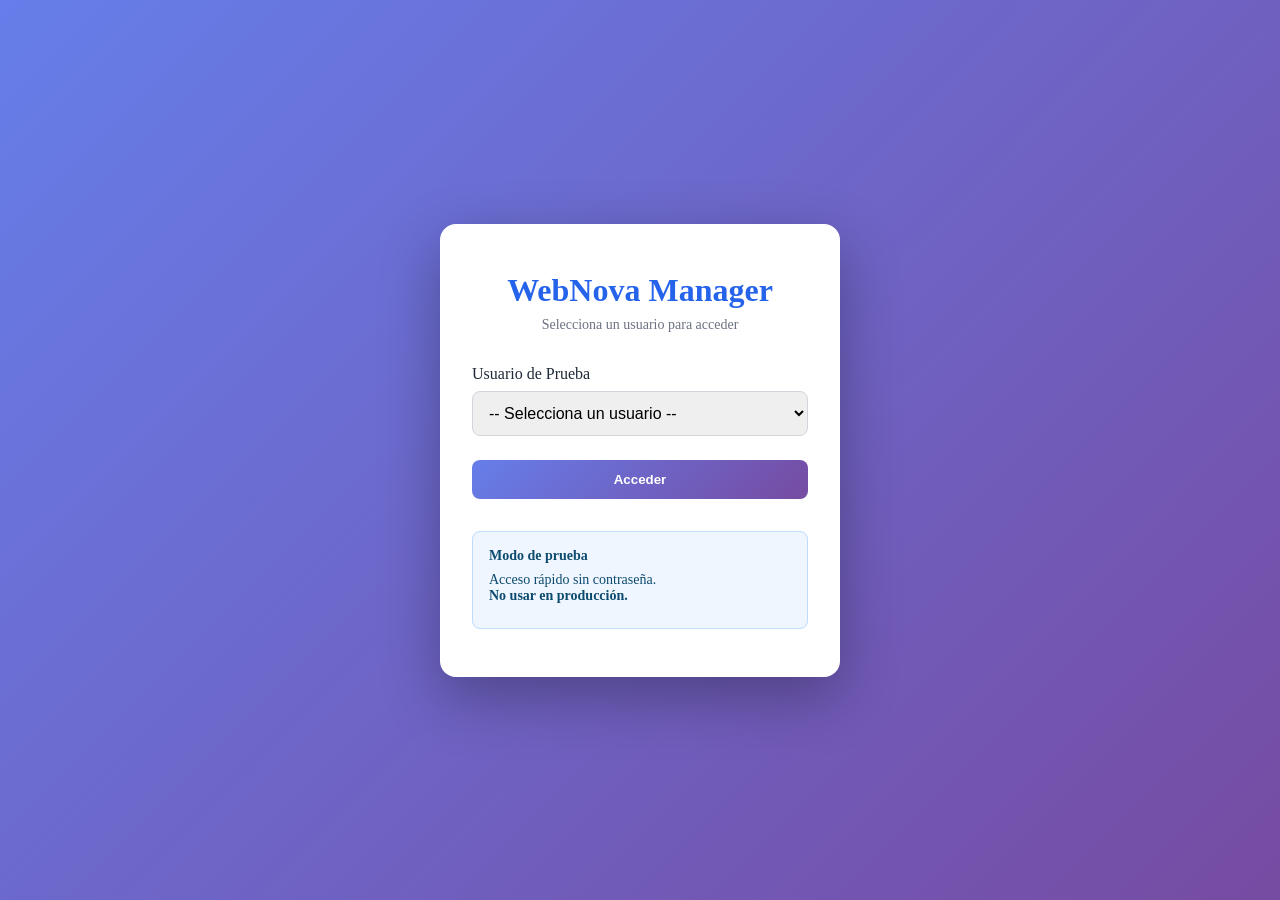
<file: admin/index.html>
<!DOCTYPE html>
<html>
<head>
  <meta charset="UTF-8">
  <meta http-equiv="refresh" content="0; url=quick-login.html">
  <title>Redirigiendo...</title>
</head>
<body>
  Redirigiendo a acceso rápido...
</body>
</html>
</file>
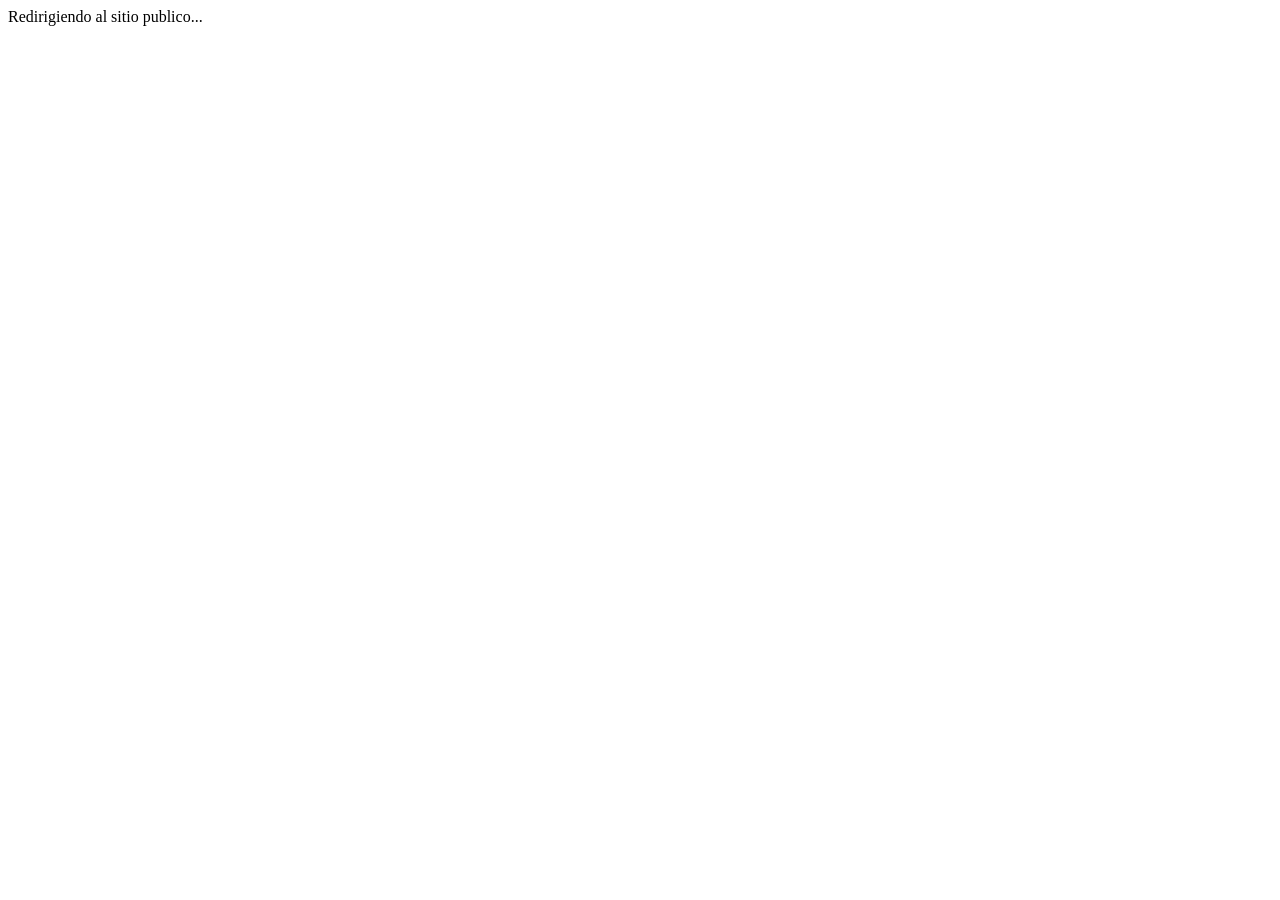
<file: public/index.html>
<!DOCTYPE html>
<html lang="es">
<head>
  <meta charset="UTF-8">
  <meta http-equiv="refresh" content="0; url=index.php">
  <title>WebNova Manager</title>
</head>
<body>
  Redirigiendo al sitio publico...
</body>
</html>
</file>
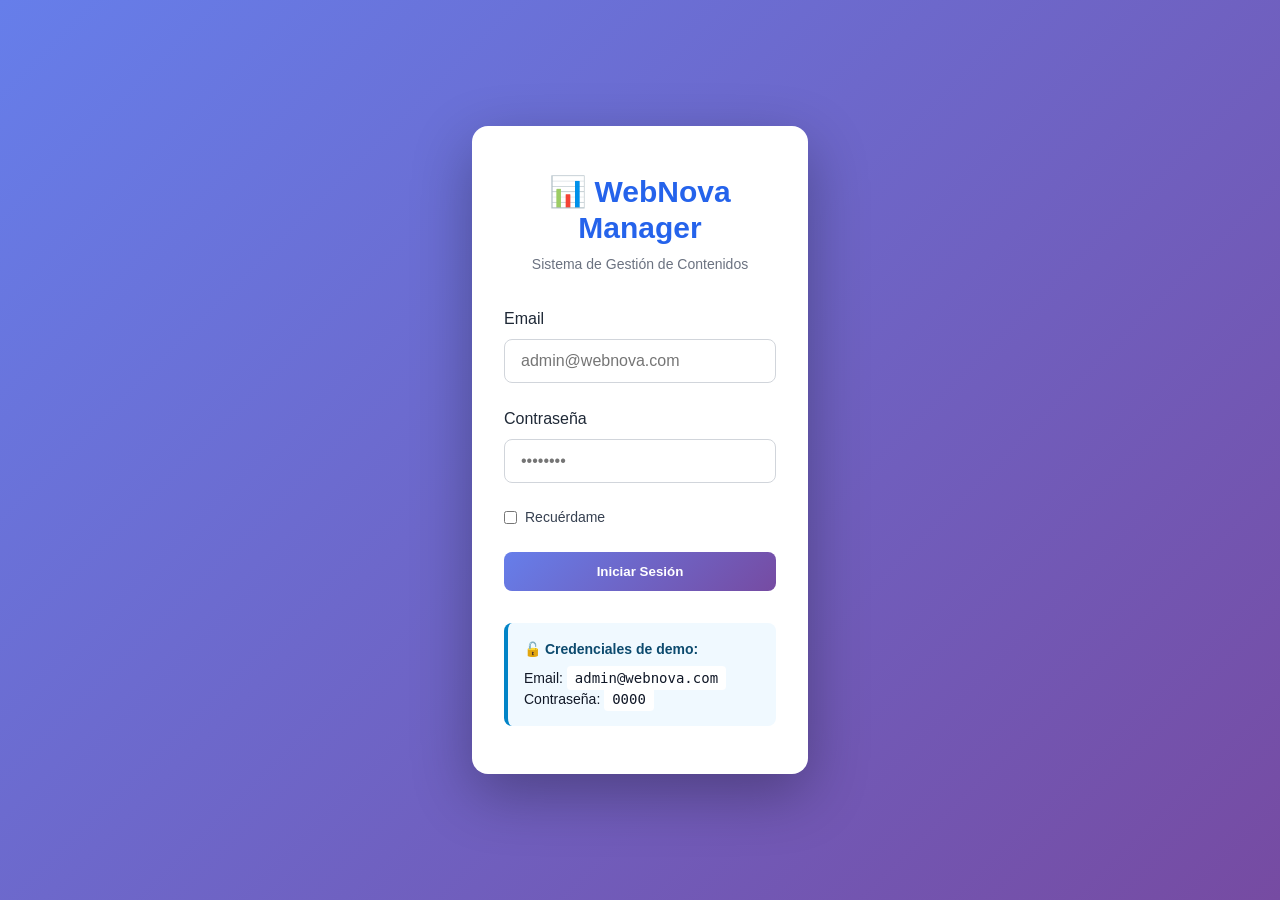
<file: WebnovaManager/admin/index.html>
<!DOCTYPE html>
<html lang="es">
<head>
  <meta charset="UTF-8">
  <meta name="viewport" content="width=device-width, initial-scale=1.0">
  <title>WebNova Manager - Admin Login</title>
  <link rel="stylesheet" href="../assets/css/styles.css">
  <style>
    body {
      display: flex;
      justify-content: center;
      align-items: center;
      min-height: 100vh;
      background: linear-gradient(135deg, #667eea 0%, #764ba2 100%);
    }
    
    .login-container {
      width: 100%;
      max-width: 400px;
      padding: 2rem;
    }
    
    .login-card {
      background: white;
      padding: 3rem 2rem;
      border-radius: 1rem;
      box-shadow: 0 20px 60px rgba(0, 0, 0, 0.3);
    }
    
    .login-header {
      text-align: center;
      margin-bottom: 2rem;
    }
    
    .login-header h1 {
      color: #2563eb;
      margin-bottom: 0.5rem;
    }
    
    .login-header p {
      color: #6b7280;
      font-size: 0.875rem;
    }
    
    .form-group {
      margin-bottom: 1.5rem;
    }
    
    .form-group label {
      display: block;
      margin-bottom: 0.5rem;
      font-weight: 500;
      color: #1f2937;
    }
    
    .form-group input {
      width: 100%;
      padding: 0.75rem 1rem;
      border: 1px solid #d1d5db;
      border-radius: 0.5rem;
      font-size: 1rem;
      transition: all 250ms;
    }
    
    .form-group input:focus {
      outline: none;
      border-color: #2563eb;
      box-shadow: 0 0 0 3px rgba(37, 99, 235, 0.1);
    }
    
    .remember-me {
      display: flex;
      align-items: center;
      gap: 0.5rem;
      margin-bottom: 1.5rem;
      font-size: 0.875rem;
    }
    
    .remember-me input {
      width: auto;
      cursor: pointer;
    }
    
    .btn-login {
      width: 100%;
      padding: 0.75rem;
      background: linear-gradient(135deg, #667eea 0%, #764ba2 100%);
      color: white;
      border: none;
      border-radius: 0.5rem;
      font-weight: 600;
      cursor: pointer;
      transition: all 250ms;
    }
    
    .btn-login:hover {
      transform: translateY(-2px);
      box-shadow: 0 10px 20px rgba(0, 0, 0, 0.2);
    }
    
    .alert {
      margin-bottom: 1.5rem;
    }
    
    .demo-info {
      margin-top: 2rem;
      padding: 1rem;
      background: #f0f9ff;
      border-left: 4px solid #0284c7;
      border-radius: 0.5rem;
      font-size: 0.875rem;
    }
    
    .demo-info strong {
      display: block;
      margin-bottom: 0.5rem;
      color: #0c4a6e;
    }
    
    .demo-info code {
      background: white;
      padding: 0.25rem 0.5rem;
      border-radius: 0.25rem;
      font-family: monospace;
    }
  </style>
</head>
<body>
  <div class="login-container">
    <div class="login-card">
      <div class="login-header">
        <h1>📊 WebNova Manager</h1>
        <p>Sistema de Gestión de Contenidos</p>
      </div>
      
      <div id="alert"></div>
      
      <form id="loginForm" method="POST" action="../auth/login.php">
        <div class="form-group">
          <label for="email">Email</label>
          <input
            type="email"
            id="email"
            name="email"
            placeholder="admin@webnova.com"
            required
          >
        </div>

        <div class="form-group">
          <label for="password">Contraseña</label>
          <input
            type="password"
            id="password"
            name="password"
            placeholder="••••••••"
            required
          >
        </div>

        <div class="remember-me">
          <input type="checkbox" id="remember" name="remember">
          <label for="remember" style="margin: 0;">Recuérdame</label>
        </div>

        <button type="submit" class="btn-login">Iniciar Sesión</button>
      </form>
      
      <div class="demo-info">
        <strong>🔓 Credenciales de demo:</strong>
        Email: <code>admin@webnova.com</code><br>
        Contraseña: <code>0000</code>
      </div>
    </div>
  </div>
  
  <script>
    // Verificar si ya hay sesión PHP en servidor
    // Esto se hará en middleware/auth.php (próximo paso)
    // Por ahora, solo manejamos el formulario

    // Si esta página se abrió desde file://, avisar al usuario
    if (window.location.protocol === 'file:') {
      document.getElementById('alert').innerHTML = '<div class="alert alert-danger">✗ Abre esta página desde el servidor: <code>http://localhost/WebnovaManager/admin/index.html</code></div>';
    }

    // Manejar login con AJAX
    document.getElementById('loginForm').addEventListener('submit', function(e) {
      e.preventDefault(); // Evitar reload de página

      const email = document.getElementById('email').value;
      const password = document.getElementById('password').value;
      const alertDiv = document.getElementById('alert');
      const btn = document.querySelector('.btn-login');

      // Mostrar loading
      btn.disabled = true;
      btn.textContent = 'Verificando...';

      // Hacer POST a auth/login.php
      fetch('../auth/login.php', {
        method: 'POST',
        headers: {
          'Content-Type': 'application/x-www-form-urlencoded',
        },
        credentials: 'include',  // ⚠️ Importante: Incluir cookies de sesión
        body: 'email=' + encodeURIComponent(email) + '&password=' + encodeURIComponent(password)
      })
      .then(async response => {
        const text = await response.text();
        let data;

        try {
          data = JSON.parse(text);
        } catch (error) {
          throw new Error('Respuesta inesperada del servidor: ' + text);
        }

        if (data.success) {
          alertDiv.innerHTML = '<div class="alert alert-success">✓ Acceso concedido. Redirigiendo...</div>';
          setTimeout(() => {
            window.location.href = 'dashboard.php';
          }, 800);
        } else {
          alertDiv.innerHTML = '<div class="alert alert-danger">✗ ' + (data.error || 'Error al iniciar sesión') + '</div>';
          btn.disabled = false;
          btn.textContent = 'Iniciar Sesión';
          document.getElementById('password').value = '';
        }
      })
      .catch(error => {
        alertDiv.innerHTML = '<div class="alert alert-danger">✗ ' + error.message + '</div>';
        btn.disabled = false;
        btn.textContent = 'Iniciar Sesión';
        console.error('Error:', error);
      });
    });
  </script>
</body>
</html>
</file>
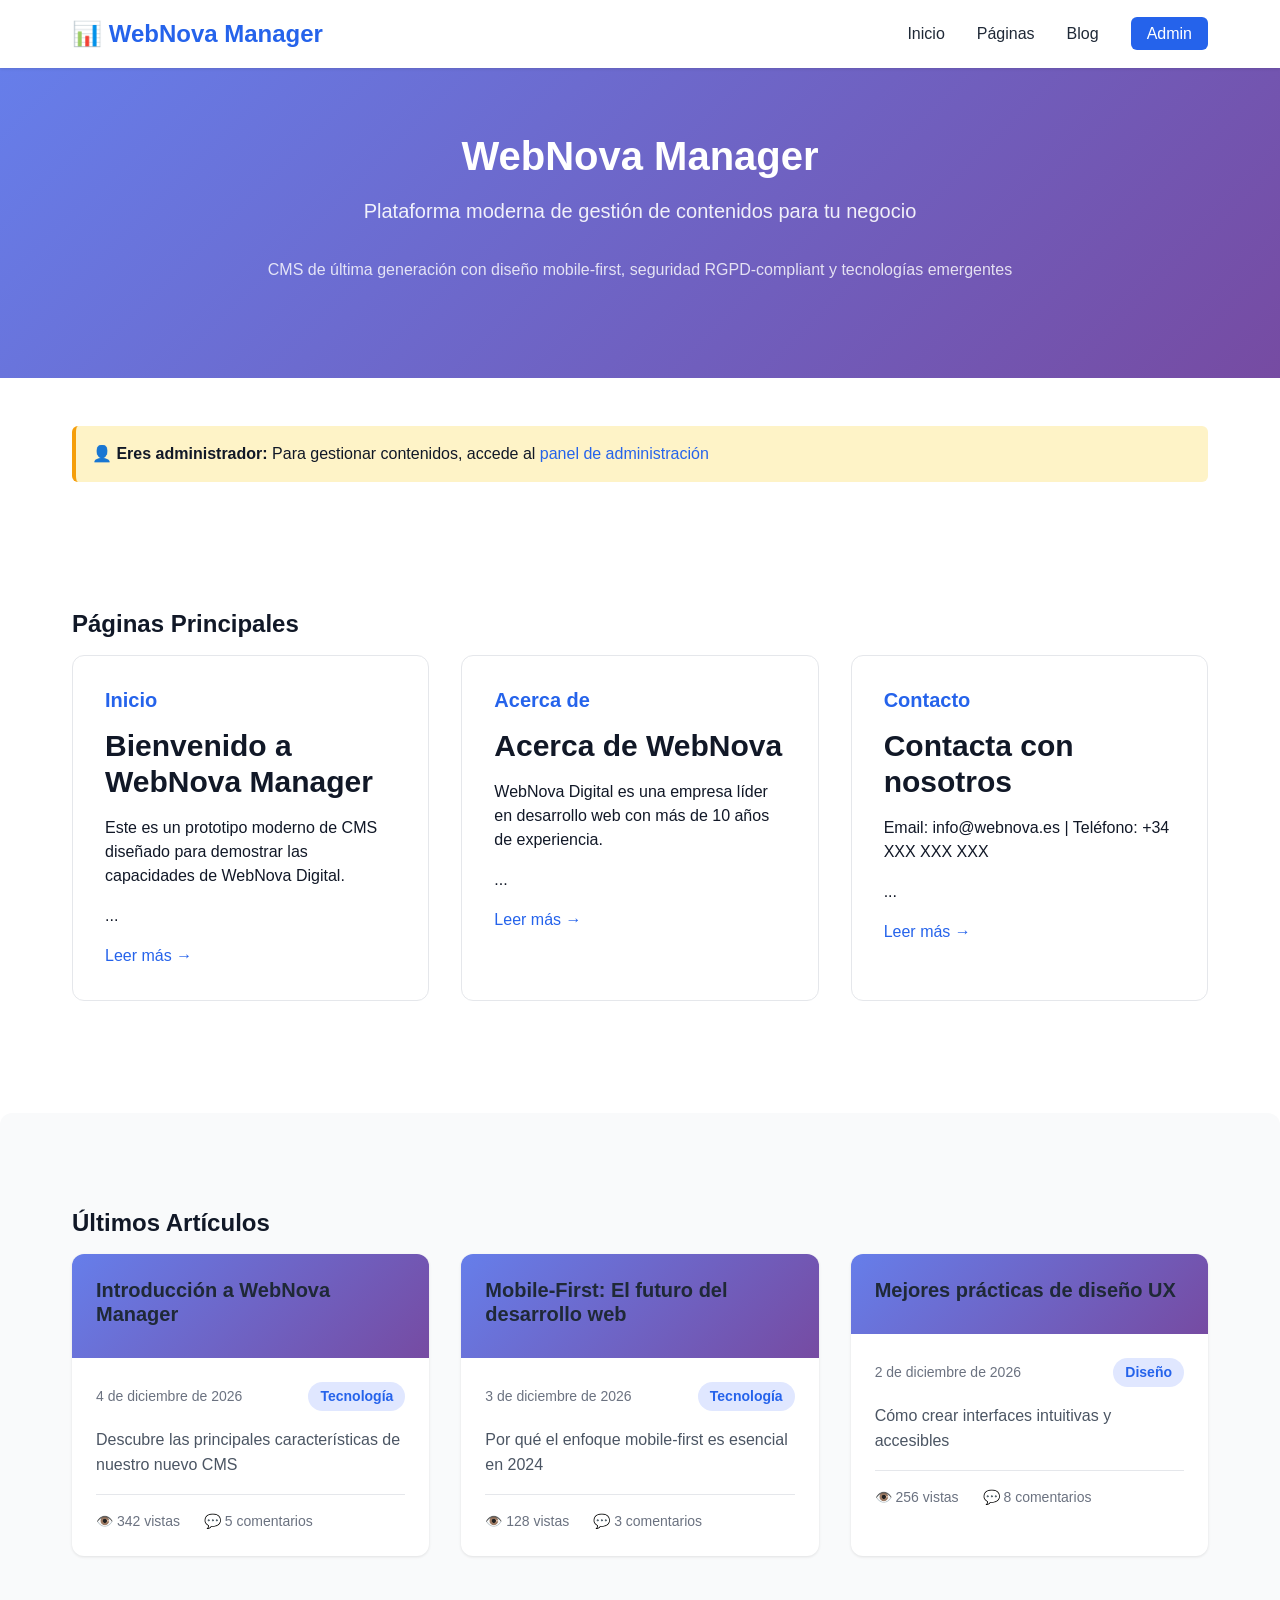
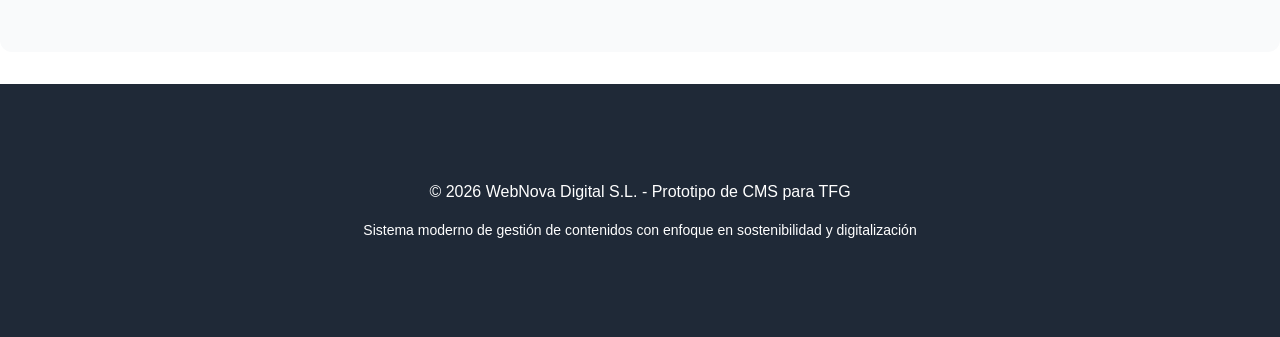
<file: WebnovaManager/public/index.html>
<!DOCTYPE html>
<html lang="es">
<head>
  <meta charset="UTF-8">
  <meta name="viewport" content="width=device-width, initial-scale=1.0">
  <meta name="description" content="WebNova Manager - Plataforma moderna de gestión de contenidos">
  <title>WebNova Manager - CMS Moderno</title>
  <link rel="stylesheet" href="../assets/css/styles.css">
  <style>
    /* Public site styles */
    body {
      background: white;
    }
    
    header {
      background: white;
      box-shadow: 0 1px 3px rgba(0, 0, 0, 0.1);
      position: sticky;
      top: 0;
      z-index: 100;
    }
    
    .navbar {
      max-width: 1200px;
      margin: 0 auto;
      padding: 1rem 2rem;
      display: flex;
      justify-content: space-between;
      align-items: center;
    }
    
    .logo {
      font-size: 1.5rem;
      font-weight: 700;
      color: #2563eb;
      text-decoration: none;
    }
    
    .nav-menu {
      display: flex;
      gap: 2rem;
      list-style: none;
      margin: 0;
      padding: 0;
    }
    
    .nav-menu a {
      color: #1f2937;
      text-decoration: none;
      font-weight: 500;
      transition: color 250ms;
    }
    
    .nav-menu a:hover {
      color: #2563eb;
    }
    
    .admin-link {
      background: #2563eb;
      color: white !important;
      padding: 0.5rem 1rem;
      border-radius: 0.375rem;
    }
    
    .hero {
      background: linear-gradient(135deg, #667eea 0%, #764ba2 100%);
      color: white;
      padding: 4rem 2rem;
      text-align: center;
    }
    
    .hero h1 {
      font-size: 2.5rem;
      margin-bottom: 1rem;
      color: white;
    }
    
    .hero p {
      font-size: 1.25rem;
      margin-bottom: 2rem;
      color: rgba(255, 255, 255, 0.9);
    }
    
    .container {
      max-width: 1200px;
      margin: 0 auto;
      padding: 3rem 2rem;
    }
    
    .pages-grid {
      display: grid;
      grid-template-columns: repeat(auto-fit, minmax(300px, 1fr));
      gap: 2rem;
      margin-bottom: 4rem;
    }
    
    .page-card {
      background: white;
      border: 1px solid #e5e7eb;
      border-radius: 0.75rem;
      padding: 2rem;
      transition: all 250ms;
      cursor: pointer;
    }
    
    .page-card:hover {
      box-shadow: 0 10px 25px rgba(0, 0, 0, 0.1);
      transform: translateY(-4px);
    }
    
    .page-card h3 {
      margin-top: 0;
      color: #2563eb;
    }
    
    .page-card a {
      color: #2563eb;
      text-decoration: none;
      font-weight: 500;
    }
    
    .page-card a:hover {
      text-decoration: underline;
    }
    
    .blog-section {
      background: #f9fafb;
      padding: 3rem 2rem;
      margin-bottom: 2rem;
      border-radius: 0.75rem;
    }
    
    .blog-grid {
      display: grid;
      grid-template-columns: repeat(auto-fit, minmax(350px, 1fr));
      gap: 2rem;
    }
    
    .post-card {
      background: white;
      border-radius: 0.75rem;
      overflow: hidden;
      box-shadow: 0 1px 3px rgba(0, 0, 0, 0.1);
      transition: all 250ms;
    }
    
    .post-card:hover {
      box-shadow: 0 10px 25px rgba(0, 0, 0, 0.1);
      transform: translateY(-4px);
    }
    
    .post-header {
      background: linear-gradient(135deg, #667eea 0%, #764ba2 100%);
      color: white;
      padding: 1.5rem;
      min-height: 80px;
      display: flex;
      align-items: flex-end;
    }
    
    .post-body {
      padding: 1.5rem;
    }
    
    .post-title {
      margin: 0 0 0.5rem 0;
      font-size: 1.25rem;
      color: #1f2937;
    }
    
    .post-meta {
      display: flex;
      justify-content: space-between;
      align-items: center;
      margin-bottom: 1rem;
      font-size: 0.875rem;
      color: #6b7280;
    }
    
    .post-category {
      display: inline-block;
      background: #e0e7ff;
      color: #2563eb;
      padding: 0.25rem 0.75rem;
      border-radius: 9999px;
      font-weight: 600;
    }
    
    .post-excerpt {
      color: #4b5563;
      line-height: 1.6;
      margin-bottom: 1rem;
    }
    
    .post-stats {
      display: flex;
      gap: 1.5rem;
      font-size: 0.875rem;
      color: #6b7280;
      padding-top: 1rem;
      border-top: 1px solid #e5e7eb;
    }
    
    footer {
      background: #1f2937;
      color: white;
      padding: 3rem 2rem;
      text-align: center;
    }
    
    footer p {
      margin: 0;
    }
    
    .admin-notice {
      background: #fef3c7;
      border-left: 4px solid #f59e0b;
      padding: 1rem;
      margin-bottom: 2rem;
      border-radius: 0.375rem;
    }
    
    @media (max-width: 768px) {
      .navbar {
        flex-direction: column;
        gap: 1rem;
      }
      
      .nav-menu {
        flex-direction: column;
        gap: 1rem;
        text-align: center;
      }
      
      .hero h1 {
        font-size: 1.75rem;
      }
      
      .hero p {
        font-size: 1rem;
      }
    }
  </style>
</head>
<body>
  <!-- Header -->
  <header>
    <nav class="navbar">
      <a href="index.html" class="logo">📊 WebNova Manager</a>
      <ul class="nav-menu" id="mainNav">
        <li><a href="index.html">Inicio</a></li>
        <li><a href="#pages">Páginas</a></li>
        <li><a href="#blog">Blog</a></li>
        <li><a href="../admin/index.html" class="admin-link">Admin</a></li>
      </ul>
    </nav>
  </header>
  
  <!-- Hero -->
  <section class="hero">
    <h1>WebNova Manager</h1>
    <p>Plataforma moderna de gestión de contenidos para tu negocio</p>
    <p style="font-size: 1rem; opacity: 0.9;">CMS de última generación con diseño mobile-first, seguridad RGPD-compliant y tecnologías emergentes</p>
  </section>
  
  <!-- Main Content -->
  <div class="container">
    <div class="admin-notice">
      <strong>👤 Eres administrador:</strong> Para gestionar contenidos, accede al <a href="admin/dashboard.html">panel de administración</a>
    </div>
  </div>
  
  <!-- Pages Section -->
  <div class="container" id="pages">
    <h2>Páginas Principales</h2>
    <div class="pages-grid" id="pagesContainer"></div>
  </div>
  
  <!-- Blog Section -->
  <section class="blog-section" id="blog">
    <div class="container">
      <h2>Últimos Artículos</h2>
      <div class="blog-grid" id="postsContainer"></div>
    </div>
  </section>
  
  <!-- Footer -->
  <footer>
    <div class="container">
      <p>&copy; 2026 WebNova Digital S.L. - Prototipo de CMS para TFG</p>
      <p style="font-size: 0.875rem; margin-top: 1rem;">Sistema moderno de gestión de contenidos con enfoque en sostenibilidad y digitalización</p>
    </div>
  </footer>
  
  <script src="../assets/js/db.js"></script>
  <script>
    // Cargar páginas
    function loadPages() {
      const pages = DB.getPages('published');
      const html = pages.slice(0, 3).map(page => `
        <div class="page-card">
          <h3>${page.title}</h3>
          <p>${page.content.substring(0, 150)}...</p>
          <a href="#" onclick="alert('Vista detallada de página'); return false;">Leer más →</a>
        </div>
      `).join('');
      
      document.getElementById('pagesContainer').innerHTML = html;
    }
    
    // Cargar artículos
    function loadPosts() {
      const posts = DB.getPosts('published');
      const html = posts.slice(0, 6).map(post => {
        const category = DB.getCategoryById(post.categoryId);
        const date = new Date(post.createdAt).toLocaleDateString('es-ES', {
          year: 'numeric',
          month: 'long',
          day: 'numeric'
        });
        
        return `
          <div class="post-card">
            <div class="post-header">
              <h3 class="post-title">${post.title}</h3>
            </div>
            <div class="post-body">
              <div class="post-meta">
                <span>${date}</span>
                ${category ? `<span class="post-category">${category.name}</span>` : ''}
              </div>
              <p class="post-excerpt">${post.excerpt}</p>
              <div class="post-stats">
                <span>👁️ ${post.views} vistas</span>
                <span>💬 ${post.comments} comentarios</span>
              </div>
            </div>
          </div>
        `;
      }).join('');
      
      document.getElementById('postsContainer').innerHTML = html;
    }
    
    // Inicializar
    DB.initialize();
    loadPages();
    loadPosts();
  </script>
</body>
</html>
</file>
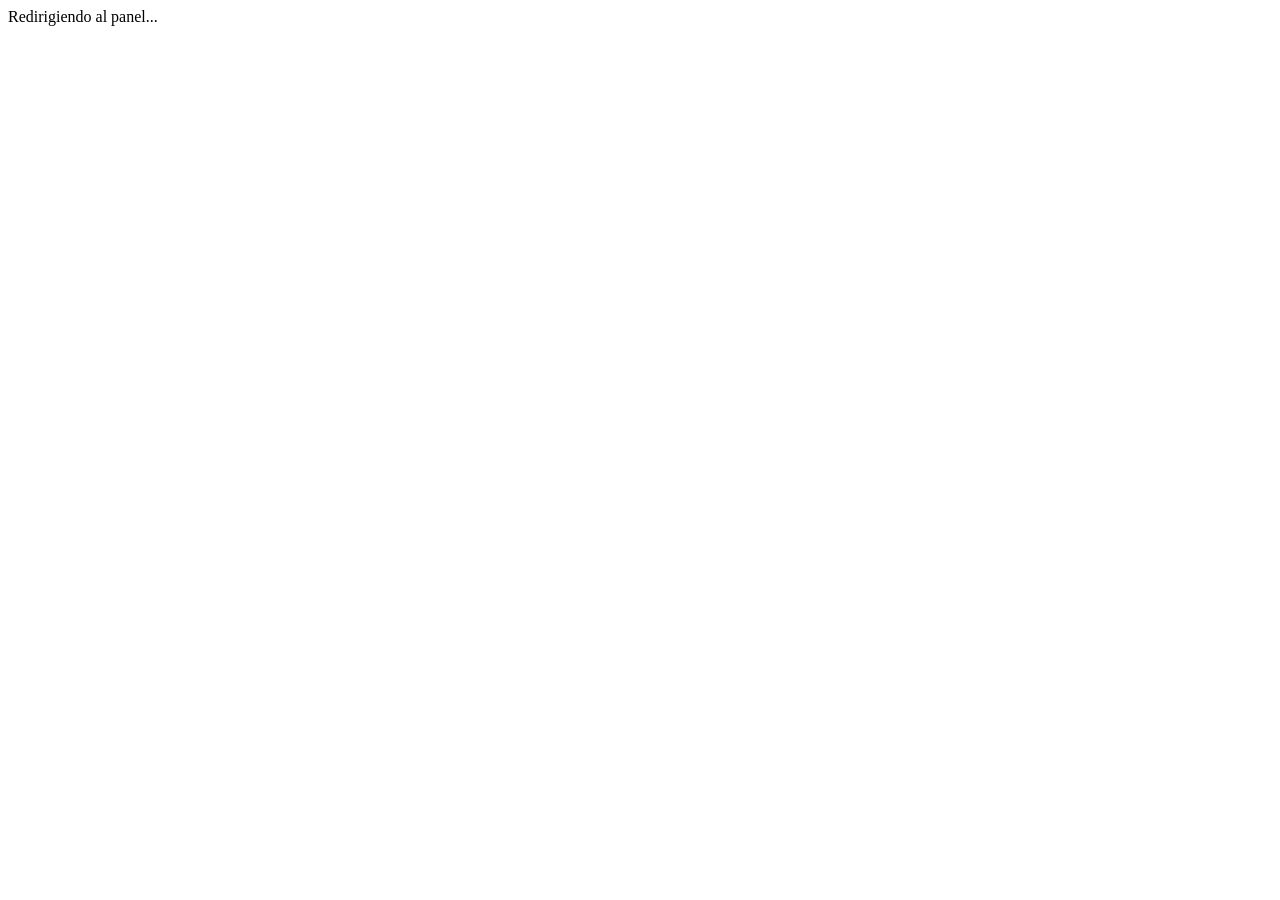
<file: admin/dashboard.html>
<!DOCTYPE html>
<html lang="es">
<head>
  <meta charset="UTF-8">
  <meta http-equiv="refresh" content="0; url=dashboard.php">
  <title>WebNova Manager</title>
</head>
<body>
  Redirigiendo al panel...
</body>
</html>
</file>
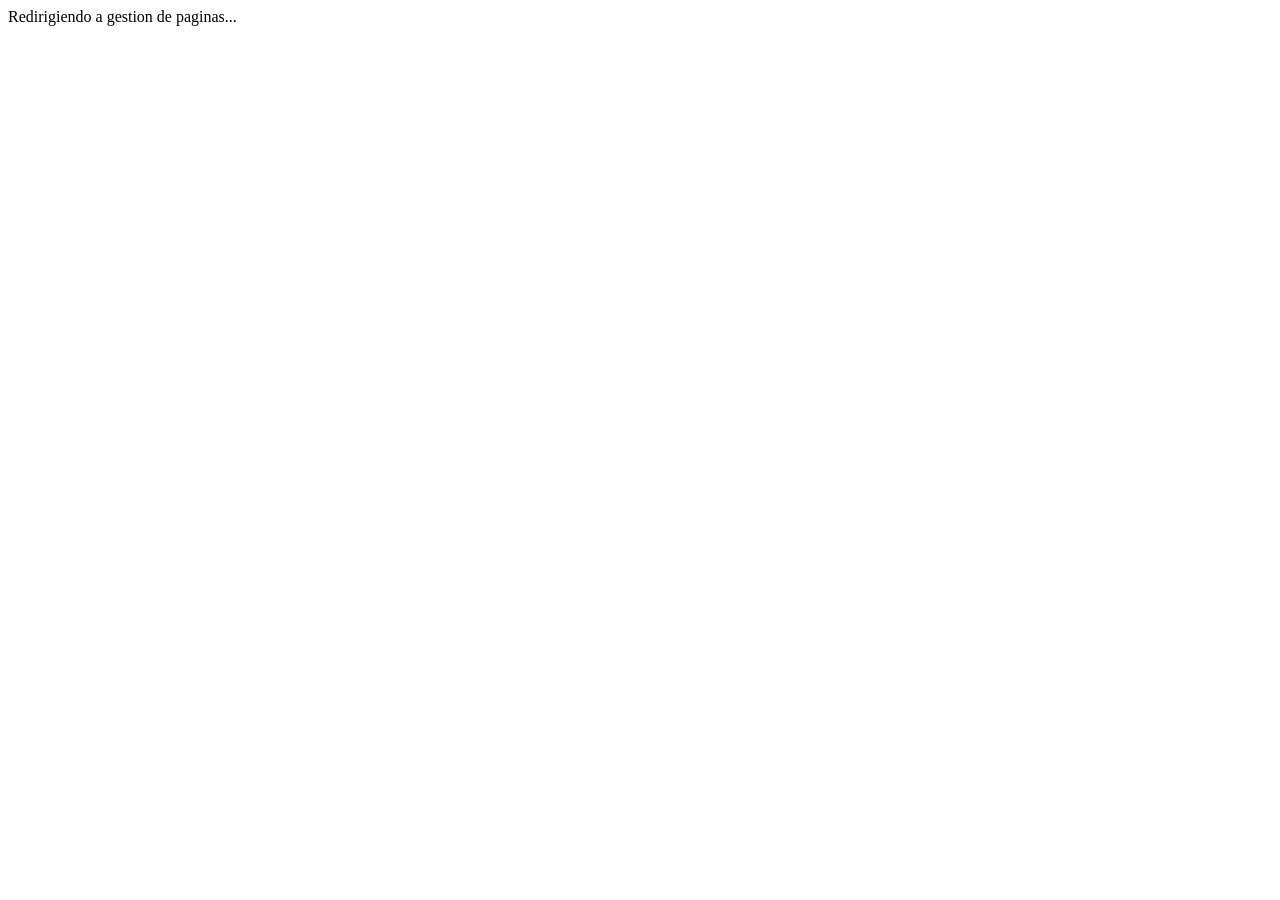
<file: admin/pages.html>
<!DOCTYPE html>
<html lang="es">
<head>
  <meta charset="UTF-8">
  <meta http-equiv="refresh" content="0; url=pages/list.php">
  <title>Paginas - WebNova Manager</title>
</head>
<body>
  Redirigiendo a gestion de paginas...
</body>
</html>
</file>
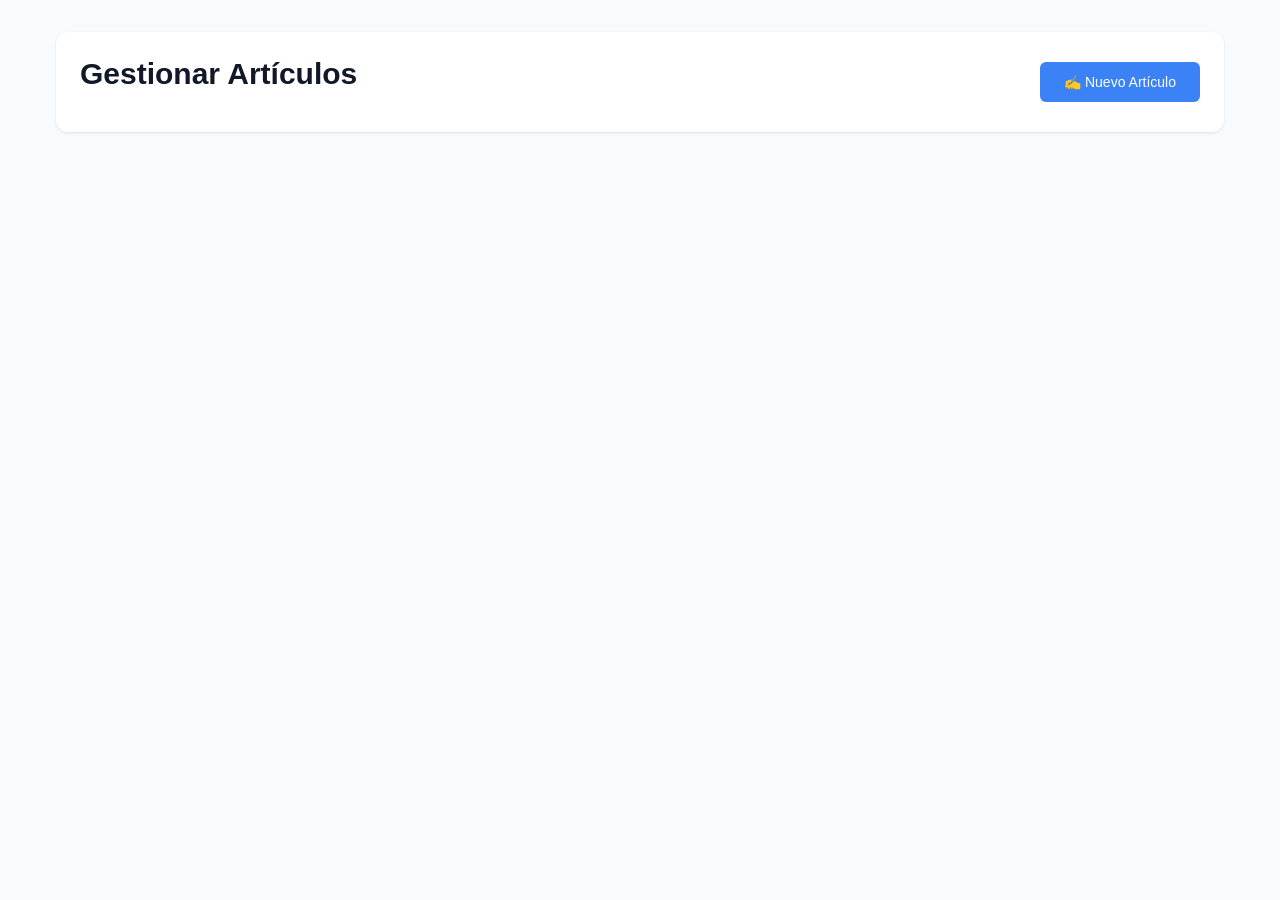
<file: admin/posts.html>
<!DOCTYPE html>
<html lang="es">
<head>
  <meta charset="UTF-8">
  <meta name="viewport" content="width=device-width, initial-scale=1.0">
  <title>WebNova Manager - Gestionar Artículos</title>
  <link rel="stylesheet" href="../assets/css/styles.css">
  <style>
    body { background: #f9fafb; }
    
    .admin-container {
      max-width: 1200px;
      margin: 0 auto;
      padding: 2rem 1rem;
    }
    
    .page-header {
      display: flex;
      justify-content: space-between;
      align-items: center;
      margin-bottom: 2rem;
      background: white;
      padding: 1.5rem;
      border-radius: 0.75rem;
      box-shadow: 0 1px 3px rgba(0, 0, 0, 0.1);
    }
    
    .table-container {
      background: white;
      border-radius: 0.75rem;
      box-shadow: 0 1px 3px rgba(0, 0, 0, 0.1);
      overflow: hidden;
    }
    
    table {
      width: 100%;
      border-collapse: collapse;
    }
    
    th {
      background: #f3f4f6;
      padding: 1rem;
      text-align: left;
      font-weight: 600;
      border-bottom: 1px solid #e5e7eb;
    }
    
    td {
      padding: 1rem;
      border-bottom: 1px solid #e5e7eb;
    }
    
    tbody tr:hover {
      background: #f9fafb;
    }
    
    .action-buttons {
      display: flex;
      gap: 0.5rem;
    }
    
    .btn-small {
      padding: 0.5rem 1rem;
      font-size: 0.875rem;
      border: none;
      border-radius: 0.375rem;
      cursor: pointer;
      transition: all 250ms;
    }
    
    .btn-edit {
      background: #3b82f6;
      color: white;
    }
    
    .btn-delete {
      background: #ef4444;
      color: white;
    }
    
    .modal {
      display: none;
      position: fixed;
      top: 0;
      left: 0;
      width: 100%;
      height: 100%;
      background: rgba(0, 0, 0, 0.5);
      z-index: 1000;
      justify-content: center;
      align-items: center;
    }
    
    .modal.active {
      display: flex;
    }
    
    .modal-content {
      background: white;
      border-radius: 0.75rem;
      padding: 2rem;
      max-width: 700px;
      width: 90%;
      max-height: 90vh;
      overflow-y: auto;
    }
    
    .modal-header {
      display: flex;
      justify-content: space-between;
      align-items: center;
      margin-bottom: 1.5rem;
      padding-bottom: 1rem;
      border-bottom: 1px solid #e5e7eb;
    }
    
    .form-group {
      margin-bottom: 1.5rem;
    }
    
    .form-group label {
      display: block;
      margin-bottom: 0.5rem;
      font-weight: 500;
    }
    
    .form-group input,
    .form-group textarea,
    .form-group select {
      width: 100%;
      padding: 0.75rem;
      border: 1px solid #d1d5db;
      border-radius: 0.375rem;
      font-family: inherit;
    }
    
    .form-group textarea {
      min-height: 200px;
      resize: vertical;
    }
    
    .form-row {
      display: grid;
      grid-template-columns: 1fr 1fr;
      gap: 1rem;
    }
    
    .modal-footer {
      display: flex;
      justify-content: flex-end;
      gap: 1rem;
      padding-top: 1rem;
      border-top: 1px solid #e5e7eb;
    }
    
    .btn-primary, .btn-secondary {
      padding: 0.75rem 1.5rem;
      border: none;
      border-radius: 0.375rem;
      cursor: pointer;
      font-weight: 500;
    }
    
    .btn-primary {
      background: #3b82f6;
      color: white;
    }
    
    .btn-secondary {
      background: #e5e7eb;
      color: #1f2937;
    }
    
    .status-badge {
      display: inline-block;
      padding: 0.25rem 0.75rem;
      border-radius: 9999px;
      font-size: 0.75rem;
      font-weight: 600;
    }
    
    .status-published {
      background: #d1fae5;
      color: #065f46;
    }
    
    .status-draft {
      background: #fef3c7;
      color: #92400e;
    }
    
    .empty-state {
      text-align: center;
      padding: 3rem 2rem;
      color: #6b7280;
    }
  </style>
</head>
<body>
  <div class="admin-container">
    <div class="page-header">
      <h1>Gestionar Artículos</h1>
      <button class="btn-small" style="background: #3b82f6; color: white; padding: 0.75rem 1.5rem;" onclick="openNewPostModal()">
        ✍️ Nuevo Artículo
      </button>
    </div>
    
    <div class="table-container" id="postsTableContainer"></div>
  </div>
  
  <!-- Modal -->
  <div class="modal" id="postModal">
    <div class="modal-content">
      <div class="modal-header">
        <h2 id="modalTitle">Nuevo Artículo</h2>
        <button onclick="closePostModal()" style="background: none; border: none; font-size: 1.5rem; cursor: pointer;">✕</button>
      </div>
      
      <form id="postForm">
        <div class="form-group">
          <label for="postTitle">Título *</label>
          <input type="text" id="postTitle" required>
        </div>
        
        <div class="form-group">
          <label for="postSlug">URL (slug) *</label>
          <input type="text" id="postSlug" required>
        </div>
        
        <div class="form-row">
          <div class="form-group">
            <label for="postCategory">Categoría *</label>
            <select id="postCategory" required></select>
          </div>
          <div class="form-group">
            <label for="postStatus">Estado *</label>
            <select id="postStatus">
              <option value="draft">Borrador</option>
              <option value="published">Publicado</option>
            </select>
          </div>
        </div>
        
        <div class="form-group">
          <label for="postExcerpt">Resumen (excerpt) *</label>
          <input type="text" id="postExcerpt" required maxlength="200">
        </div>
        
        <div class="form-group">
          <label for="postContent">Contenido *</label>
          <textarea id="postContent" required></textarea>
        </div>
        
        <div class="modal-footer">
          <button type="button" class="btn-secondary" onclick="closePostModal()">Cancelar</button>
          <button type="submit" class="btn-primary">Guardar Artículo</button>
        </div>
      </form>
    </div>
  </div>
  
  <script src="../assets/js/db.js"></script>
  <script>
    if (!DB.isAuthenticated()) {
      window.location.href = 'index.html';
    }
    
    let currentEditId = null;
    
    function loadCategories() {
      const categories = DB.getCategories();
      const select = document.getElementById('postCategory');
      select.innerHTML = categories.map(cat => 
        `<option value="${cat.id}">${cat.name}</option>`
      ).join('');
    }
    
    function renderPosts() {
      const posts = DB.getPosts();
      
      if (posts.length === 0) {
        document.getElementById('postsTableContainer').innerHTML = '<div class="empty-state">No hay artículos aún.</div>';
        return;
      }
      
      const rows = posts.map(post => {
        const cat = DB.getCategoryById(post.categoryId);
        return `
          <tr>
            <td><strong>${post.title}</strong></td>
            <td>${cat ? cat.name : 'Sin categoría'}</td>
            <td><span class="status-badge status-${post.status}">${post.status === 'published' ? 'Publicado' : 'Borrador'}</span></td>
            <td>${new Date(post.createdAt).toLocaleDateString('es-ES')}</td>
            <td>
              <div class="action-buttons">
                <button class="btn-small btn-edit" onclick="editPost(${post.id})">Editar</button>
                <button class="btn-small btn-delete" onclick="deletePost(${post.id})">Eliminar</button>
              </div>
            </td>
          </tr>
        `;
      }).join('');
      
      document.getElementById('postsTableContainer').innerHTML = `
        <table>
          <thead>
            <tr>
              <th>Título</th>
              <th>Categoría</th>
              <th>Estado</th>
              <th>Fecha</th>
              <th>Acciones</th>
            </tr>
          </thead>
          <tbody>${rows}</tbody>
        </table>
      `;
    }
    
    function openNewPostModal() {
      currentEditId = null;
      document.getElementById('modalTitle').textContent = 'Nuevo Artículo';
      document.getElementById('postForm').reset();
      document.getElementById('postStatus').value = 'draft';
      document.getElementById('postModal').classList.add('active');
    }
    
    function closePostModal() {
      document.getElementById('postModal').classList.remove('active');
      document.getElementById('postForm').reset();
      currentEditId = null;
    }
    
    function editPost(id) {
      const post = DB.getPostById(id);
      if (!post) return;
      
      currentEditId = id;
      document.getElementById('modalTitle').textContent = 'Editar Artículo';
      document.getElementById('postTitle').value = post.title;
      document.getElementById('postSlug').value = post.slug;
      document.getElementById('postCategory').value = post.categoryId;
      document.getElementById('postExcerpt').value = post.excerpt;
      document.getElementById('postContent').value = post.content;
      document.getElementById('postStatus').value = post.status;
      document.getElementById('postModal').classList.add('active');
    }
    
    function deletePost(id) {
      if (!confirm('¿Estás seguro?')) return;
      DB.deletePost(id);
      renderPosts();
    }
    
    document.getElementById('postForm').addEventListener('submit', function(e) {
      e.preventDefault();
      
      const postData = {
        title: document.getElementById('postTitle').value,
        slug: document.getElementById('postSlug').value,
        excerpt: document.getElementById('postExcerpt').value,
        content: document.getElementById('postContent').value,
        categoryId: parseInt(document.getElementById('postCategory').value),
        status: document.getElementById('postStatus').value,
        author: DB.getSession().user.email
      };
      
      if (currentEditId) {
        DB.updatePost(currentEditId, postData);
      } else {
        DB.createPost(postData);
      }
      
      closePostModal();
      renderPosts();
    });
    
    loadCategories();
    renderPosts();
  </script>
</body>
</html>
</file>
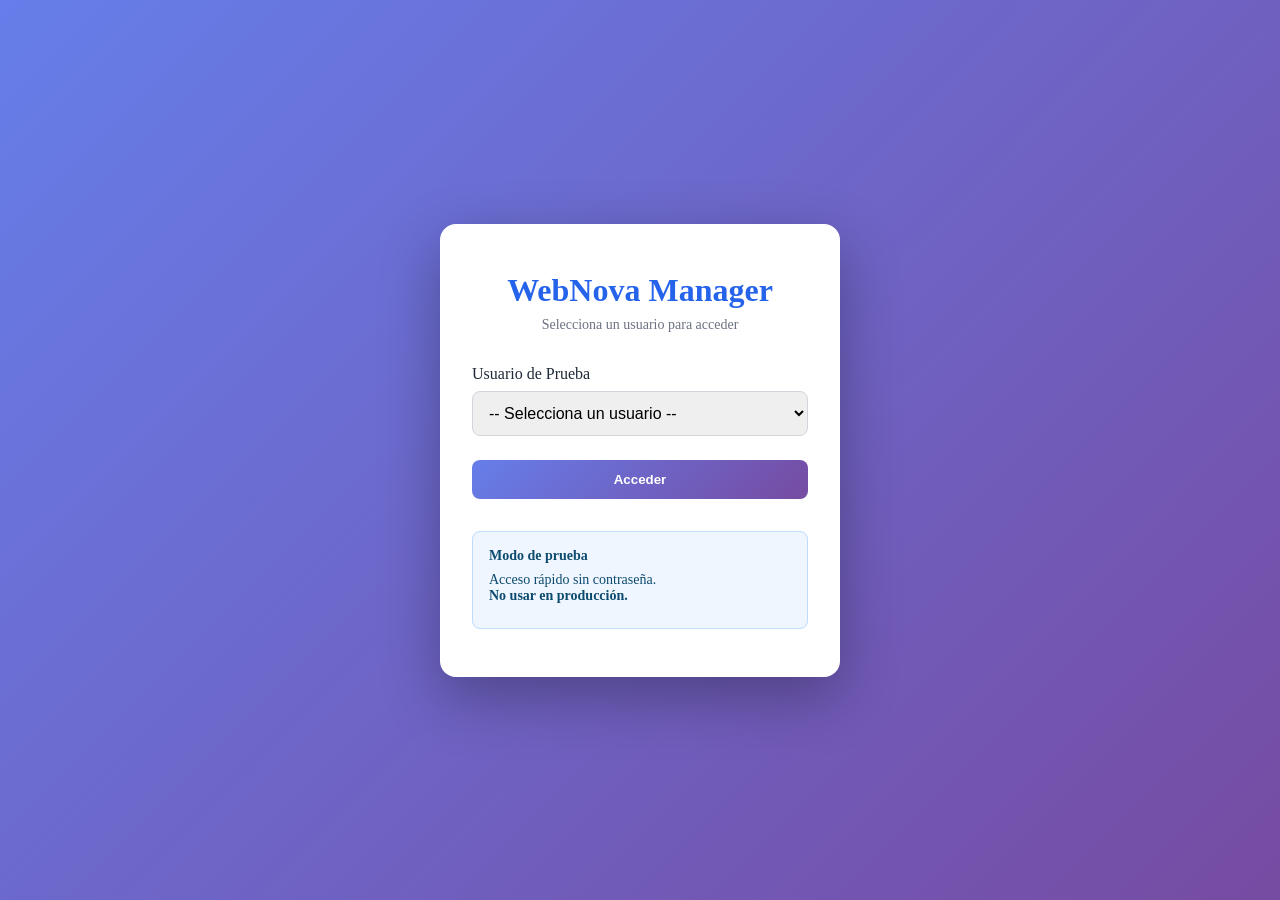
<file: admin/quick-login.html>
<!DOCTYPE html>
<html lang="es">
<head>
  <meta charset="UTF-8">
  <meta name="viewport" content="width=device-width, initial-scale=1.0">
  <title>WebNova Manager - Acceso Rápido</title>
  <style>
    * {
      margin: 0;
      padding: 0;
      box-sizing: border-box;
    }

    body {
      display: flex;
      justify-content: center;
      align-items: center;
      min-height: 100vh;
      background: linear-gradient(135deg, #667eea 0%, #764ba2 100%);
      font-family: -apple-system, BlinkMacSystemFont, 'Segoe UI', Roboto;
    }

    .container {
      background: white;
      padding: 3rem 2rem;
      border-radius: 1rem;
      box-shadow: 0 20px 60px rgba(0, 0, 0, 0.3);
      width: 100%;
      max-width: 400px;
    }

    h1 {
      color: #2563eb;
      margin-bottom: 0.5rem;
      text-align: center;
    }

    p {
      color: #6b7280;
      font-size: 0.875rem;
      text-align: center;
      margin-bottom: 2rem;
    }

    .form-group {
      margin-bottom: 1.5rem;
    }

    label {
      display: block;
      font-weight: 500;
      color: #1f2937;
      margin-bottom: 0.5rem;
    }

    select {
      width: 100%;
      padding: 0.75rem;
      border: 1px solid #d1d5db;
      border-radius: 0.5rem;
      font-size: 1rem;
      cursor: pointer;
      transition: all 250ms;
    }

    select:focus {
      outline: none;
      border-color: #2563eb;
      box-shadow: 0 0 0 3px rgba(37, 99, 235, 0.1);
    }

    button {
      width: 100%;
      padding: 0.75rem;
      background: linear-gradient(135deg, #667eea 0%, #764ba2 100%);
      color: white;
      border: none;
      border-radius: 0.5rem;
      font-weight: 600;
      cursor: pointer;
      transition: all 250ms;
    }

    button:hover {
      transform: translateY(-2px);
      box-shadow: 0 10px 20px rgba(0, 0, 0, 0.2);
    }

    button:active {
      transform: translateY(0);
    }

    .info {
      background: #eff6ff;
      border: 1px solid #bfdbfe;
      padding: 1rem;
      border-radius: 0.5rem;
      margin-top: 2rem;
      font-size: 0.875rem;
      color: #0c4a6e;
    }

    .info strong {
      display: block;
      margin-bottom: 0.5rem;
    }
  </style>
</head>
<body>
  <div class="container">
    <h1>WebNova Manager</h1>
    <p>Selecciona un usuario para acceder</p>

    <form id="quickLoginForm">
      <div class="form-group">
        <label for="usuario">Usuario de Prueba</label>
        <select id="usuario" name="usuario" required>
          <option value="">-- Selecciona un usuario --</option>
          <option value="admin@webnova.com|Carlos González|admin">Carlos González (Admin)</option>
          <option value="sergio@webnova.com|Sergio Martínez|editor">Sergio Martínez (Editor)</option>
          <option value="ester@webnova.com|Ester López|usuario">Ester López (Usuario)</option>
          <option value="admin@webnova.com|Admin WEBNOVA|admin">Admin WEBNOVA (Admin)</option>
        </select>
      </div>

      <button type="submit">Acceder</button>

      <div class="info">
        <strong>Modo de prueba</strong>
        Acceso rápido sin contraseña. <strong>No usar en producción.</strong>
      </div>
    </form>
  </div>

  <script>
    document.getElementById('quickLoginForm').addEventListener('submit', async (e) => {
      e.preventDefault();

      const select = document.getElementById('usuario');
      const [email, nombre, rol] = select.value.split('|');
      const button = document.querySelector('button');

      button.disabled = true;
      button.textContent = 'Accediendo...';

      try {
        const response = await fetch('quick-login.php', {
          method: 'POST',
          headers: {
            'Content-Type': 'application/x-www-form-urlencoded',
          },
          credentials: 'include',
          body: `email=${encodeURIComponent(email)}&nombre=${encodeURIComponent(nombre)}&rol=${encodeURIComponent(rol)}`
        });

        const data = await response.json();

        if (data.success) {
          // Acceso exitoso
          setTimeout(() => {
            window.location.href = 'dashboard.php';
          }, 500);
        } else {
          alert('Error: ' + data.error);
          button.disabled = false;
          button.textContent = 'Acceder';
        }
      } catch (error) {
        alert('Error de conexion');
        button.disabled = false;
        button.textContent = 'Acceder';
        console.error(error);
      }
    });
  </script>
</body>
</html>
</file>
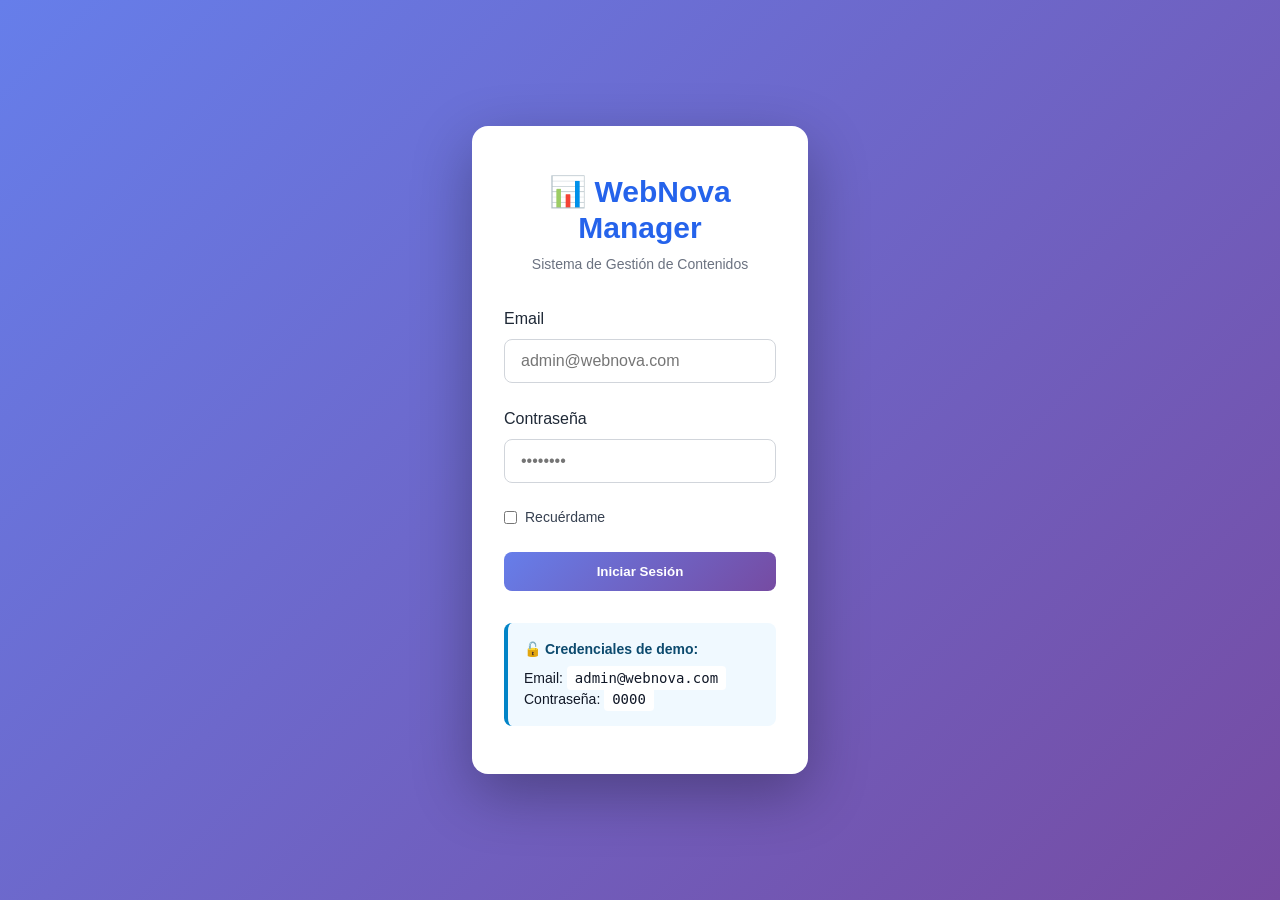
<file: WebnovaManager/admin/dashboard.html>
<!DOCTYPE html>
<html lang="es">
<head>
  <meta charset="UTF-8">
  <meta name="viewport" content="width=device-width, initial-scale=1.0">
  <title>WebNova Manager - Dashboard</title>
  <link rel="stylesheet" href="../assets/css/styles.css">
  <style>
    .admin-layout {
      display: grid;
      grid-template-columns: 250px 1fr;
      min-height: 100vh;
    }
    
    .sidebar {
      background: linear-gradient(135deg, #1e293b 0%, #0f172a 100%);
      color: white;
      padding: 0;
      position: fixed;
      height: 100vh;
      width: 250px;
      overflow-y: auto;
      box-shadow: 2px 0 10px rgba(0, 0, 0, 0.1);
    }
    
    .sidebar-header {
      padding: 2rem 1rem;
      border-bottom: 1px solid rgba(255, 255, 255, 0.1);
    }
    
    .sidebar-header h2 {
      margin: 0;
      font-size: 1.25rem;
    }
    
    .sidebar-nav {
      padding: 1rem 0;
    }
    
    .nav-item {
      padding: 1rem 1.5rem;
      cursor: pointer;
      transition: all 250ms;
      border-left: 3px solid transparent;
    }
    
    .nav-item:hover {
      background: rgba(255, 255, 255, 0.05);
      border-left-color: #3b82f6;
    }
    
    .nav-item.active {
      background: rgba(59, 130, 246, 0.1);
      border-left-color: #3b82f6;
      color: #3b82f6;
    }
    
    .sidebar-footer {
      position: absolute;
      bottom: 0;
      width: 100%;
      padding: 1rem;
      border-top: 1px solid rgba(255, 255, 255, 0.1);
    }
    
    .user-info {
      display: flex;
      align-items: center;
      gap: 0.75rem;
      margin-bottom: 1rem;
      font-size: 0.875rem;
    }
    
    .user-avatar {
      width: 40px;
      height: 40px;
      border-radius: 50%;
      background: #3b82f6;
      display: flex;
      align-items: center;
      justify-content: center;
      font-weight: bold;
    }
    
    .main-content {
      margin-left: 250px;
      padding: 2rem;
    }
    
    .header {
      display: flex;
      justify-content: space-between;
      align-items: center;
      margin-bottom: 2rem;
      background: white;
      padding: 1.5rem;
      border-radius: 0.75rem;
      box-shadow: 0 1px 3px rgba(0, 0, 0, 0.1);
    }
    
    .stats-grid {
      display: grid;
      grid-template-columns: repeat(auto-fit, minmax(200px, 1fr));
      gap: 1.5rem;
      margin-bottom: 2rem;
    }
    
    .stat-card {
      background: white;
      padding: 1.5rem;
      border-radius: 0.75rem;
      box-shadow: 0 1px 3px rgba(0, 0, 0, 0.1);
      border-top: 4px solid;
    }
    
    .stat-card.primary {
      border-top-color: #3b82f6;
    }
    
    .stat-card.success {
      border-top-color: #10b981;
    }
    
    .stat-card.warning {
      border-top-color: #f59e0b;
    }
    
    .stat-card.danger {
      border-top-color: #ef4444;
    }
    
    .stat-number {
      font-size: 2rem;
      font-weight: 700;
      color: #1f2937;
      margin-bottom: 0.5rem;
    }
    
    .stat-label {
      color: #6b7280;
      font-size: 0.875rem;
    }
    
    .dashboard-grid {
      display: grid;
      grid-template-columns: repeat(auto-fit, minmax(300px, 1fr));
      gap: 2rem;
    }
    
    .section {
      background: white;
      padding: 1.5rem;
      border-radius: 0.75rem;
      box-shadow: 0 1px 3px rgba(0, 0, 0, 0.1);
    }
    
    .section h3 {
      margin-top: 0;
      color: #1f2937;
      border-bottom: 2px solid #e5e7eb;
      padding-bottom: 1rem;
    }
    
    .quick-actions {
      display: grid;
      grid-template-columns: repeat(2, 1fr);
      gap: 1rem;
    }
    
    .action-btn {
      padding: 1rem;
      background: #f3f4f6;
      border: 2px solid transparent;
      border-radius: 0.5rem;
      cursor: pointer;
      transition: all 250ms;
      text-align: center;
      color: #1f2937;
      text-decoration: none;
      font-weight: 500;
    }
    
    .action-btn:hover {
      border-color: #3b82f6;
      background: #eff6ff;
    }
    
    .recent-list {
      list-style: none;
    }
    
    .recent-item {
      padding: 0.75rem 0;
      border-bottom: 1px solid #e5e7eb;
      display: flex;
      justify-content: space-between;
      align-items: center;
      font-size: 0.875rem;
    }
    
    .recent-item:last-child {
      border-bottom: none;
    }
    
    .status-badge {
      display: inline-block;
      padding: 0.25rem 0.75rem;
      border-radius: 9999px;
      font-size: 0.75rem;
      font-weight: 600;
    }
    
    .status-published {
      background: #d1fae5;
      color: #065f46;
    }
    
    .status-draft {
      background: #fef3c7;
      color: #92400e;
    }
    
    .btn-logout {
      background: #ef4444;
      color: white;
      border: none;
      padding: 0.5rem 1rem;
      border-radius: 0.5rem;
      cursor: pointer;
      font-weight: 500;
      transition: all 250ms;
    }
    
    .btn-logout:hover {
      background: #dc2626;
    }
    
    @media (max-width: 768px) {
      .admin-layout {
        grid-template-columns: 1fr;
      }
      
      .sidebar {
        width: 100%;
        height: auto;
        position: static;
        border-bottom: 1px solid #e5e7eb;
      }
      
      .sidebar-nav {
        display: grid;
        grid-template-columns: repeat(auto-fit, minmax(150px, 1fr));
      }
      
      .main-content {
        margin-left: 0;
      }
      
      .stats-grid {
        grid-template-columns: repeat(2, 1fr);
      }
    }
  </style>
</head>
<body>
  <div class="admin-layout">
    <!-- Sidebar -->
    <div class="sidebar">
      <div class="sidebar-header">
        <h2>📊 WebNova</h2>
      </div>
      
      <div class="sidebar-nav">
        <div class="nav-item active" onclick="navigate('dashboard')">
          📈 Dashboard
        </div>
        <div class="nav-item" onclick="navigate('pages')">
          📄 Páginas
        </div>
        <div class="nav-item" onclick="navigate('posts')">
          📝 Artículos
        </div>
        <div class="nav-item" onclick="navigate('categories')">
          🏷️ Categorías
        </div>
        <div class="nav-item" onclick="navigate('settings')">
          ⚙️ Configuración
        </div>
      </div>
      
      <div class="sidebar-footer">
        <div class="user-info">
          <div class="user-avatar" id="userAvatar">A</div>
          <div id="userName">Admin</div>
        </div>
        <button class="btn-logout" onclick="logout()">Cerrar Sesión</button>
      </div>
    </div>
    
    <!-- Main Content -->
    <div class="main-content">
      <div class="header">
        <h1>Dashboard</h1>
        <a href="../public/index.html" target="_blank" style="padding: 0.75rem 1.5rem; background: #3b82f6; color: white; border-radius: 0.5rem; text-decoration: none;">👁️ Ver Sitio Público</a>
      </div>
      
      <!-- Stats -->
      <div class="stats-grid" id="statsContainer">
        <div class="stat-card primary">
          <div class="stat-number" id="statPages">-</div>
          <div class="stat-label">Páginas Publicadas</div>
        </div>
        <div class="stat-card success">
          <div class="stat-number" id="statPosts">-</div>
          <div class="stat-label">Artículos Publicados</div>
        </div>
        <div class="stat-card warning">
          <div class="stat-number" id="statCategories">-</div>
          <div class="stat-label">Categorías</div>
        </div>
        <div class="stat-card danger">
          <div class="stat-number" id="statViews">-</div>
          <div class="stat-label">Total de Vistas</div>
        </div>
      </div>
      
      <!-- Dashboard Content -->
      <div class="dashboard-grid">
        <!-- Quick Actions -->
        <div class="section">
          <h3>🚀 Acciones Rápidas</h3>
          <div class="quick-actions">
            <a class="action-btn" onclick="navigate('pages')">➕ Nueva Página</a>
            <a class="action-btn" onclick="navigate('posts')">✍️ Nuevo Artículo</a>
            <a class="action-btn" onclick="navigate('categories')">🏷️ Nueva Categoría</a>
            <a class="action-btn" onclick="navigate('settings')">⚙️ Configurar</a>
          </div>
        </div>
        
        <!-- Recent Pages -->
        <div class="section">
          <h3>📄 Páginas Recientes</h3>
          <ul class="recent-list" id="recentPages"></ul>
        </div>
        
        <!-- Recent Posts -->
        <div class="section">
          <h3>📝 Artículos Recientes</h3>
          <ul class="recent-list" id="recentPosts"></ul>
        </div>
      </div>
    </div>
  </div>
  
  <script src="../assets/js/db.js"></script>
  <script>
    // Verificar autenticación
    if (!DB.isAuthenticated()) {
      window.location.href = 'index.html';
    }
    
    // Obtener usuario
    const session = DB.getSession();
    document.getElementById('userName').textContent = session.user.name;
    document.getElementById('userAvatar').textContent = session.user.name[0].toUpperCase();
    
    // Cargar estadísticas
    function loadStats() {
      const stats = DB.getStats();
      document.getElementById('statPages').textContent = stats.publishedPages;
      document.getElementById('statPosts').textContent = stats.publishedPosts;
      document.getElementById('statCategories').textContent = stats.totalCategories;
      document.getElementById('statViews').textContent = stats.totalViews.toLocaleString();
    }
    
    // Cargar contenido reciente
    function loadRecent() {
      // Páginas recientes
      const pages = DB.getPages('published').slice(0, 3);
      const pagesHtml = pages.map(p => `
        <li class="recent-item">
          <span>${p.title}</span>
          <span class="status-badge status-published">Publicado</span>
        </li>
      `).join('');
      document.getElementById('recentPages').innerHTML = pagesHtml || '<li class="recent-item">No hay páginas</li>';
      
      // Artículos recientes
      const posts = DB.getPosts('published').slice(0, 3);
      const postsHtml = posts.map(p => `
        <li class="recent-item">
          <span>${p.title}</span>
          <span class="status-badge status-published">Publicado</span>
        </li>
      `).join('');
      document.getElementById('recentPosts').innerHTML = postsHtml || '<li class="recent-item">No hay artículos</li>';
    }
    
    // Navegación
    function navigate(page) {
      window.location.href = `${page}.html`;
    }
    
    // Logout
    function logout() {
      if (confirm('¿Deseas cerrar sesión?')) {
        DB.logout();
        window.location.href = 'index.html';
      }
    }
    
    // Inicializar
    loadStats();
    loadRecent();
  </script>
</body>
</html>
</file>
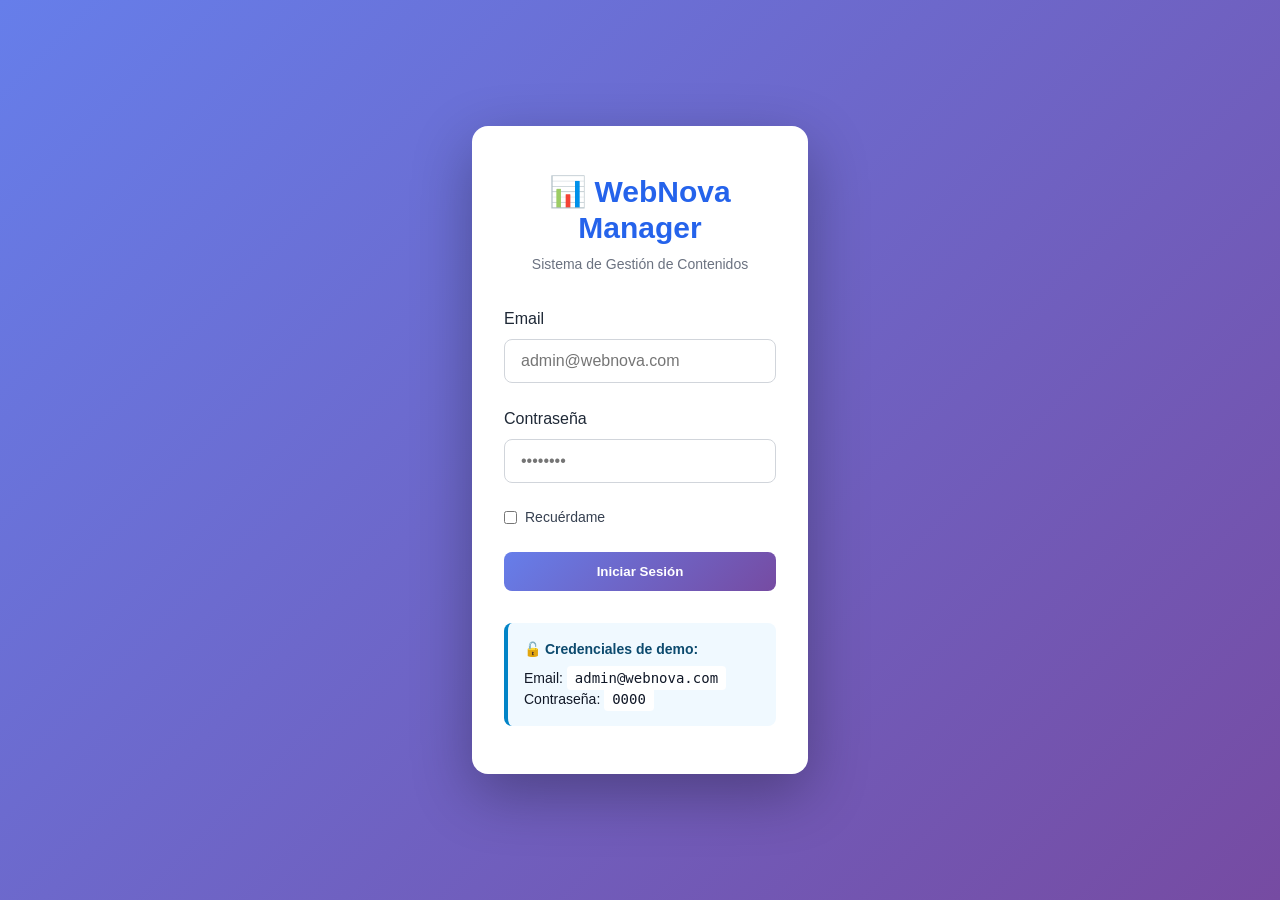
<file: WebnovaManager/admin/pages.html>
<!DOCTYPE html>
<html lang="es">
<head>
  <meta charset="UTF-8">
  <meta name="viewport" content="width=device-width, initial-scale=1.0">
  <title>WebNova Manager - Gestionar Páginas</title>
  <link rel="stylesheet" href="../assets/css/styles.css">
  <style>
    body { background: #f9fafb; }
    
    .admin-container {
      max-width: 1200px;
      margin: 0 auto;
      padding: 2rem 1rem;
    }
    
    .page-header {
      display: flex;
      justify-content: space-between;
      align-items: center;
      margin-bottom: 2rem;
      background: white;
      padding: 1.5rem;
      border-radius: 0.75rem;
      box-shadow: 0 1px 3px rgba(0, 0, 0, 0.1);
    }
    
    .table-container {
      background: white;
      border-radius: 0.75rem;
      box-shadow: 0 1px 3px rgba(0, 0, 0, 0.1);
      overflow: hidden;
    }
    
    table {
      width: 100%;
      border-collapse: collapse;
    }
    
    th {
      background: #f3f4f6;
      padding: 1rem;
      text-align: left;
      font-weight: 600;
      border-bottom: 1px solid #e5e7eb;
    }
    
    td {
      padding: 1rem;
      border-bottom: 1px solid #e5e7eb;
    }
    
    tbody tr:hover {
      background: #f9fafb;
    }
    
    .action-buttons {
      display: flex;
      gap: 0.5rem;
    }
    
    .btn-small {
      padding: 0.5rem 1rem;
      font-size: 0.875rem;
      border: none;
      border-radius: 0.375rem;
      cursor: pointer;
      transition: all 250ms;
    }
    
    .btn-edit {
      background: #3b82f6;
      color: white;
    }
    
    .btn-edit:hover {
      background: #2563eb;
    }
    
    .btn-delete {
      background: #ef4444;
      color: white;
    }
    
    .btn-delete:hover {
      background: #dc2626;
    }
    
    .modal {
      display: none;
      position: fixed;
      top: 0;
      left: 0;
      width: 100%;
      height: 100%;
      background: rgba(0, 0, 0, 0.5);
      z-index: 1000;
      justify-content: center;
      align-items: center;
    }
    
    .modal.active {
      display: flex;
    }
    
    .modal-content {
      background: white;
      border-radius: 0.75rem;
      padding: 2rem;
      max-width: 700px;
      width: 90%;
      max-height: 90vh;
      overflow-y: auto;
      box-shadow: 0 20px 25px rgba(0, 0, 0, 0.15);
    }
    
    .modal-header {
      display: flex;
      justify-content: space-between;
      align-items: center;
      margin-bottom: 1.5rem;
      padding-bottom: 1rem;
      border-bottom: 1px solid #e5e7eb;
    }
    
    .modal-header h2 {
      margin: 0;
    }
    
    .btn-close {
      background: none;
      border: none;
      font-size: 1.5rem;
      cursor: pointer;
      color: #6b7280;
    }
    
    .form-group {
      margin-bottom: 1.5rem;
    }
    
    .form-group label {
      display: block;
      margin-bottom: 0.5rem;
      font-weight: 500;
    }
    
    .form-group input,
    .form-group textarea {
      width: 100%;
      padding: 0.75rem;
      border: 1px solid #d1d5db;
      border-radius: 0.375rem;
      font-family: inherit;
    }
    
    .form-group textarea {
      min-height: 200px;
      resize: vertical;
    }
    
    .form-row {
      display: grid;
      grid-template-columns: 1fr 1fr;
      gap: 1rem;
    }
    
    .modal-footer {
      display: flex;
      justify-content: flex-end;
      gap: 1rem;
      padding-top: 1rem;
      border-top: 1px solid #e5e7eb;
    }
    
    .btn-primary, .btn-secondary {
      padding: 0.75rem 1.5rem;
      border: none;
      border-radius: 0.375rem;
      cursor: pointer;
      font-weight: 500;
      transition: all 250ms;
    }
    
    .btn-primary {
      background: #3b82f6;
      color: white;
    }
    
    .btn-primary:hover {
      background: #2563eb;
    }
    
    .btn-secondary {
      background: #e5e7eb;
      color: #1f2937;
    }
    
    .btn-secondary:hover {
      background: #d1d5db;
    }
    
    .status-badge {
      display: inline-block;
      padding: 0.25rem 0.75rem;
      border-radius: 9999px;
      font-size: 0.75rem;
      font-weight: 600;
    }
    
    .status-published {
      background: #d1fae5;
      color: #065f46;
    }
    
    .status-draft {
      background: #fef3c7;
      color: #92400e;
    }
    
    .empty-state {
      text-align: center;
      padding: 3rem 2rem;
      color: #6b7280;
    }
    
    @media (max-width: 768px) {
      .form-row {
        grid-template-columns: 1fr;
      }
      
      .action-buttons {
        flex-direction: column;
      }
    }
  </style>
</head>
<body>
  <div class="admin-container">
    <div class="page-header">
      <h1>Gestionar Páginas</h1>
      <button class="btn-small" style="background: #3b82f6; color: white; padding: 0.75rem 1.5rem;" onclick="openNewPageModal()">
        ➕ Nueva Página
      </button>
    </div>
    
    <div class="table-container" id="pagesTableContainer"></div>
  </div>
  
  <!-- Modal -->
  <div class="modal" id="pageModal">
    <div class="modal-content">
      <div class="modal-header">
        <h2 id="modalTitle">Nueva Página</h2>
        <button class="btn-close" onclick="closePageModal()">✕</button>
      </div>
      
      <form id="pageForm">
        <div class="form-group">
          <label for="pageTitle">Título *</label>
          <input type="text" id="pageTitle" required>
        </div>
        
        <div class="form-row">
          <div class="form-group">
            <label for="pageSlug">URL (slug) *</label>
            <input type="text" id="pageSlug" required>
          </div>
          <div class="form-group">
            <label for="pageStatus">Estado *</label>
            <select id="pageStatus" style="width: 100%; padding: 0.75rem; border: 1px solid #d1d5db; border-radius: 0.375rem;">
              <option value="draft">Borrador</option>
              <option value="published">Publicado</option>
            </select>
          </div>
        </div>
        
        <div class="form-group">
          <label for="pageMetaDescription">Meta Descripción</label>
          <input type="text" id="pageMetaDescription" maxlength="160" placeholder="Máximo 160 caracteres">
        </div>
        
        <div class="form-group">
          <label for="pageContent">Contenido *</label>
          <textarea id="pageContent" required placeholder="Escribe el contenido de la página..."></textarea>
        </div>
        
        <div class="modal-footer">
          <button type="button" class="btn-secondary" onclick="closePageModal()">Cancelar</button>
          <button type="submit" class="btn-primary">Guardar Página</button>
        </div>
      </form>
    </div>
  </div>
  
  <script src="../assets/js/db.js"></script>
  <script>
    // Verificar autenticación
    if (!DB.isAuthenticated()) {
      window.location.href = 'index.html';
    }
    
    let currentEditId = null;
    
    // Renderizar tabla de páginas
    function renderPages() {
      const pages = DB.getPages();
      
      if (pages.length === 0) {
        document.getElementById('pagesTableContainer').innerHTML = `
          <div class="empty-state">
            <p>No hay páginas aún. ¡Crea la primera!</p>
          </div>
        `;
        return;
      }
      
      const rows = pages.map(page => `
        <tr>
          <td><strong>${page.title}</strong></td>
          <td>/${page.slug}</td>
          <td>
            <span class="status-badge status-${page.status}">
              ${page.status === 'published' ? 'Publicado' : 'Borrador'}
            </span>
          </td>
          <td>${new Date(page.updatedAt).toLocaleDateString('es-ES')}</td>
          <td>
            <div class="action-buttons">
              <button class="btn-small btn-edit" onclick="editPage(${page.id})">Editar</button>
              <button class="btn-small btn-delete" onclick="deletePage(${page.id})">Eliminar</button>
            </div>
          </td>
        </tr>
      `).join('');
      
      document.getElementById('pagesTableContainer').innerHTML = `
        <table>
          <thead>
            <tr>
              <th>Título</th>
              <th>URL</th>
              <th>Estado</th>
              <th>Actualizado</th>
              <th>Acciones</th>
            </tr>
          </thead>
          <tbody>
            ${rows}
          </tbody>
        </table>
      `;
    }
    
    // Abrir modal para nueva página
    function openNewPageModal() {
      currentEditId = null;
      document.getElementById('modalTitle').textContent = 'Nueva Página';
      document.getElementById('pageForm').reset();
      document.getElementById('pageStatus').value = 'draft';
      document.getElementById('pageModal').classList.add('active');
    }
    
    // Cerrar modal
    function closePageModal() {
      document.getElementById('pageModal').classList.remove('active');
      document.getElementById('pageForm').reset();
      currentEditId = null;
    }
    
    // Editar página
    function editPage(id) {
      const page = DB.getPageById(id);
      if (!page) return;
      
      currentEditId = id;
      document.getElementById('modalTitle').textContent = 'Editar Página';
      document.getElementById('pageTitle').value = page.title;
      document.getElementById('pageSlug').value = page.slug;
      document.getElementById('pageMetaDescription').value = page.meta_description || '';
      document.getElementById('pageContent').value = page.content;
      document.getElementById('pageStatus').value = page.status;
      document.getElementById('pageModal').classList.add('active');
    }
    
    // Eliminar página
    function deletePage(id) {
      if (!confirm('¿Estás seguro de que quieres eliminar esta página?')) return;
      DB.deletePage(id);
      renderPages();
    }
    
    // Guardar página
    document.getElementById('pageForm').addEventListener('submit', function(e) {
      e.preventDefault();
      
      const pageData = {
        title: document.getElementById('pageTitle').value,
        slug: document.getElementById('pageSlug').value,
        content: document.getElementById('pageContent').value,
        meta_description: document.getElementById('pageMetaDescription').value,
        status: document.getElementById('pageStatus').value,
        order: 0
      };
      
      if (currentEditId) {
        DB.updatePage(currentEditId, pageData);
      } else {
        DB.createPage(pageData);
      }
      
      closePageModal();
      renderPages();
    });
    
    // Inicializar
    renderPages();
  </script>
</body>
</html>
</file>
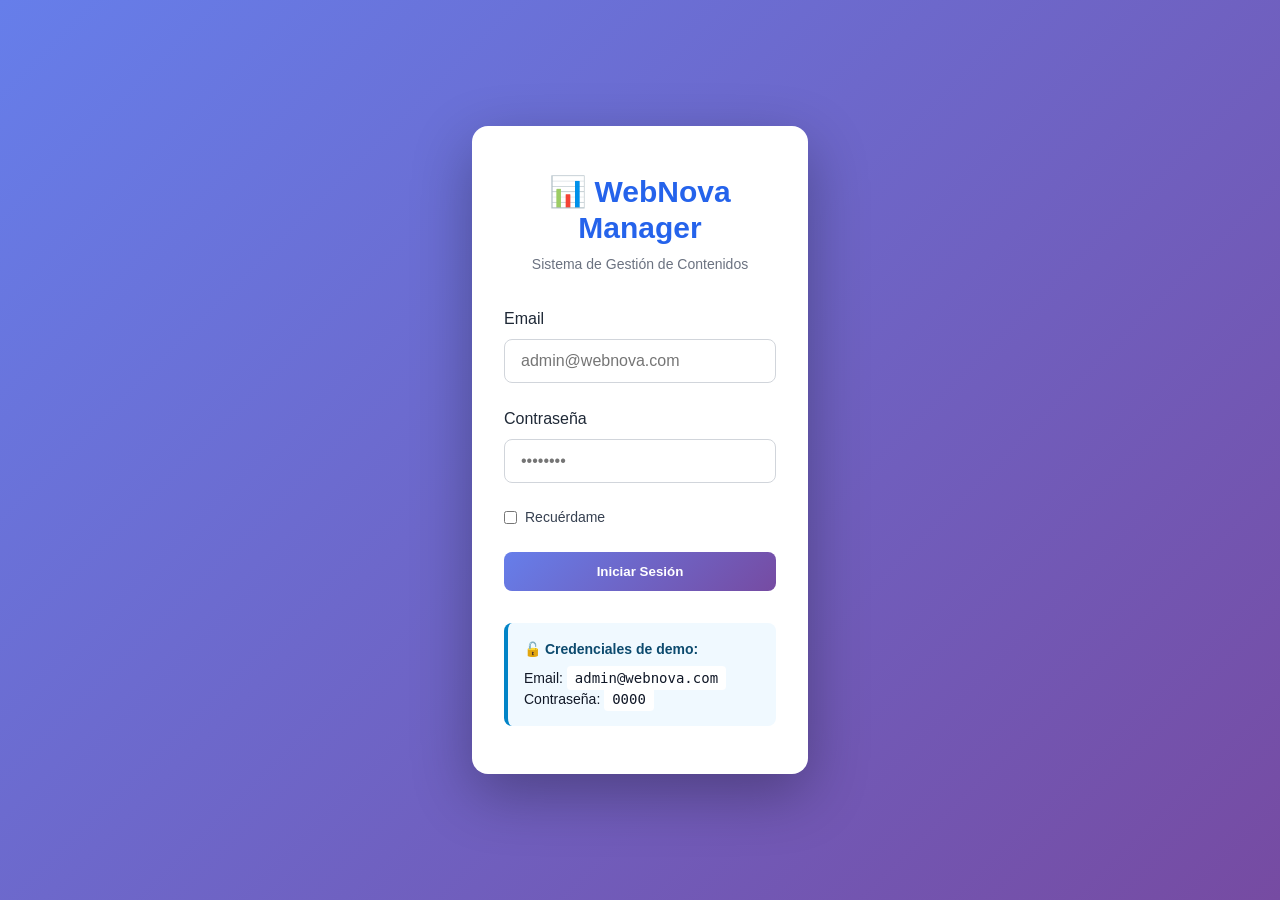
<file: WebnovaManager/admin/posts.html>
<!DOCTYPE html>
<html lang="es">
<head>
  <meta charset="UTF-8">
  <meta name="viewport" content="width=device-width, initial-scale=1.0">
  <title>WebNova Manager - Gestionar Artículos</title>
  <link rel="stylesheet" href="../assets/css/styles.css">
  <style>
    body { background: #f9fafb; }
    
    .admin-container {
      max-width: 1200px;
      margin: 0 auto;
      padding: 2rem 1rem;
    }
    
    .page-header {
      display: flex;
      justify-content: space-between;
      align-items: center;
      margin-bottom: 2rem;
      background: white;
      padding: 1.5rem;
      border-radius: 0.75rem;
      box-shadow: 0 1px 3px rgba(0, 0, 0, 0.1);
    }
    
    .table-container {
      background: white;
      border-radius: 0.75rem;
      box-shadow: 0 1px 3px rgba(0, 0, 0, 0.1);
      overflow: hidden;
    }
    
    table {
      width: 100%;
      border-collapse: collapse;
    }
    
    th {
      background: #f3f4f6;
      padding: 1rem;
      text-align: left;
      font-weight: 600;
      border-bottom: 1px solid #e5e7eb;
    }
    
    td {
      padding: 1rem;
      border-bottom: 1px solid #e5e7eb;
    }
    
    tbody tr:hover {
      background: #f9fafb;
    }
    
    .action-buttons {
      display: flex;
      gap: 0.5rem;
    }
    
    .btn-small {
      padding: 0.5rem 1rem;
      font-size: 0.875rem;
      border: none;
      border-radius: 0.375rem;
      cursor: pointer;
      transition: all 250ms;
    }
    
    .btn-edit {
      background: #3b82f6;
      color: white;
    }
    
    .btn-delete {
      background: #ef4444;
      color: white;
    }
    
    .modal {
      display: none;
      position: fixed;
      top: 0;
      left: 0;
      width: 100%;
      height: 100%;
      background: rgba(0, 0, 0, 0.5);
      z-index: 1000;
      justify-content: center;
      align-items: center;
    }
    
    .modal.active {
      display: flex;
    }
    
    .modal-content {
      background: white;
      border-radius: 0.75rem;
      padding: 2rem;
      max-width: 700px;
      width: 90%;
      max-height: 90vh;
      overflow-y: auto;
    }
    
    .modal-header {
      display: flex;
      justify-content: space-between;
      align-items: center;
      margin-bottom: 1.5rem;
      padding-bottom: 1rem;
      border-bottom: 1px solid #e5e7eb;
    }
    
    .form-group {
      margin-bottom: 1.5rem;
    }
    
    .form-group label {
      display: block;
      margin-bottom: 0.5rem;
      font-weight: 500;
    }
    
    .form-group input,
    .form-group textarea,
    .form-group select {
      width: 100%;
      padding: 0.75rem;
      border: 1px solid #d1d5db;
      border-radius: 0.375rem;
      font-family: inherit;
    }
    
    .form-group textarea {
      min-height: 200px;
      resize: vertical;
    }
    
    .form-row {
      display: grid;
      grid-template-columns: 1fr 1fr;
      gap: 1rem;
    }
    
    .modal-footer {
      display: flex;
      justify-content: flex-end;
      gap: 1rem;
      padding-top: 1rem;
      border-top: 1px solid #e5e7eb;
    }
    
    .btn-primary, .btn-secondary {
      padding: 0.75rem 1.5rem;
      border: none;
      border-radius: 0.375rem;
      cursor: pointer;
      font-weight: 500;
    }
    
    .btn-primary {
      background: #3b82f6;
      color: white;
    }
    
    .btn-secondary {
      background: #e5e7eb;
      color: #1f2937;
    }
    
    .status-badge {
      display: inline-block;
      padding: 0.25rem 0.75rem;
      border-radius: 9999px;
      font-size: 0.75rem;
      font-weight: 600;
    }
    
    .status-published {
      background: #d1fae5;
      color: #065f46;
    }
    
    .status-draft {
      background: #fef3c7;
      color: #92400e;
    }
    
    .empty-state {
      text-align: center;
      padding: 3rem 2rem;
      color: #6b7280;
    }
  </style>
</head>
<body>
  <div class="admin-container">
    <div class="page-header">
      <h1>Gestionar Artículos</h1>
      <button class="btn-small" style="background: #3b82f6; color: white; padding: 0.75rem 1.5rem;" onclick="openNewPostModal()">
        ✍️ Nuevo Artículo
      </button>
    </div>
    
    <div class="table-container" id="postsTableContainer"></div>
  </div>
  
  <!-- Modal -->
  <div class="modal" id="postModal">
    <div class="modal-content">
      <div class="modal-header">
        <h2 id="modalTitle">Nuevo Artículo</h2>
        <button onclick="closePostModal()" style="background: none; border: none; font-size: 1.5rem; cursor: pointer;">✕</button>
      </div>
      
      <form id="postForm">
        <div class="form-group">
          <label for="postTitle">Título *</label>
          <input type="text" id="postTitle" required>
        </div>
        
        <div class="form-group">
          <label for="postSlug">URL (slug) *</label>
          <input type="text" id="postSlug" required>
        </div>
        
        <div class="form-row">
          <div class="form-group">
            <label for="postCategory">Categoría *</label>
            <select id="postCategory" required></select>
          </div>
          <div class="form-group">
            <label for="postStatus">Estado *</label>
            <select id="postStatus">
              <option value="draft">Borrador</option>
              <option value="published">Publicado</option>
            </select>
          </div>
        </div>
        
        <div class="form-group">
          <label for="postExcerpt">Resumen (excerpt) *</label>
          <input type="text" id="postExcerpt" required maxlength="200">
        </div>
        
        <div class="form-group">
          <label for="postContent">Contenido *</label>
          <textarea id="postContent" required></textarea>
        </div>
        
        <div class="modal-footer">
          <button type="button" class="btn-secondary" onclick="closePostModal()">Cancelar</button>
          <button type="submit" class="btn-primary">Guardar Artículo</button>
        </div>
      </form>
    </div>
  </div>
  
  <script src="../assets/js/db.js"></script>
  <script>
    if (!DB.isAuthenticated()) {
      window.location.href = 'index.html';
    }
    
    let currentEditId = null;
    
    function loadCategories() {
      const categories = DB.getCategories();
      const select = document.getElementById('postCategory');
      select.innerHTML = categories.map(cat => 
        `<option value="${cat.id}">${cat.name}</option>`
      ).join('');
    }
    
    function renderPosts() {
      const posts = DB.getPosts();
      
      if (posts.length === 0) {
        document.getElementById('postsTableContainer').innerHTML = '<div class="empty-state">No hay artículos aún.</div>';
        return;
      }
      
      const rows = posts.map(post => {
        const cat = DB.getCategoryById(post.categoryId);
        return `
          <tr>
            <td><strong>${post.title}</strong></td>
            <td>${cat ? cat.name : 'Sin categoría'}</td>
            <td><span class="status-badge status-${post.status}">${post.status === 'published' ? 'Publicado' : 'Borrador'}</span></td>
            <td>${new Date(post.createdAt).toLocaleDateString('es-ES')}</td>
            <td>
              <div class="action-buttons">
                <button class="btn-small btn-edit" onclick="editPost(${post.id})">Editar</button>
                <button class="btn-small btn-delete" onclick="deletePost(${post.id})">Eliminar</button>
              </div>
            </td>
          </tr>
        `;
      }).join('');
      
      document.getElementById('postsTableContainer').innerHTML = `
        <table>
          <thead>
            <tr>
              <th>Título</th>
              <th>Categoría</th>
              <th>Estado</th>
              <th>Fecha</th>
              <th>Acciones</th>
            </tr>
          </thead>
          <tbody>${rows}</tbody>
        </table>
      `;
    }
    
    function openNewPostModal() {
      currentEditId = null;
      document.getElementById('modalTitle').textContent = 'Nuevo Artículo';
      document.getElementById('postForm').reset();
      document.getElementById('postStatus').value = 'draft';
      document.getElementById('postModal').classList.add('active');
    }
    
    function closePostModal() {
      document.getElementById('postModal').classList.remove('active');
      document.getElementById('postForm').reset();
      currentEditId = null;
    }
    
    function editPost(id) {
      const post = DB.getPostById(id);
      if (!post) return;
      
      currentEditId = id;
      document.getElementById('modalTitle').textContent = 'Editar Artículo';
      document.getElementById('postTitle').value = post.title;
      document.getElementById('postSlug').value = post.slug;
      document.getElementById('postCategory').value = post.categoryId;
      document.getElementById('postExcerpt').value = post.excerpt;
      document.getElementById('postContent').value = post.content;
      document.getElementById('postStatus').value = post.status;
      document.getElementById('postModal').classList.add('active');
    }
    
    function deletePost(id) {
      if (!confirm('¿Estás seguro?')) return;
      DB.deletePost(id);
      renderPosts();
    }
    
    document.getElementById('postForm').addEventListener('submit', function(e) {
      e.preventDefault();
      
      const postData = {
        title: document.getElementById('postTitle').value,
        slug: document.getElementById('postSlug').value,
        excerpt: document.getElementById('postExcerpt').value,
        content: document.getElementById('postContent').value,
        categoryId: parseInt(document.getElementById('postCategory').value),
        status: document.getElementById('postStatus').value,
        author: DB.getSession().user.email
      };
      
      if (currentEditId) {
        DB.updatePost(currentEditId, postData);
      } else {
        DB.createPost(postData);
      }
      
      closePostModal();
      renderPosts();
    });
    
    loadCategories();
    renderPosts();
  </script>
</body>
</html>
</file>
<file: WebnovaManager/assets/css/styles.css>
/* ════════════════════════════════════════════════════════════════════ */
/* WEBNOVA MANAGER - ESTILOS GLOBALES */
/* ════════════════════════════════════════════════════════════════════ */

:root {
  /* Colores Principales */
  --primary: #2563eb;
  --primary-light: #3b82f6;
  --primary-dark: #1e40af;
  --secondary: #64748b;
  --accent: #06b6d4;
  
  /* Grises */
  --gray-50: #f9fafb;
  --gray-100: #f3f4f6;
  --gray-200: #e5e7eb;
  --gray-300: #d1d5db;
  --gray-400: #9ca3af;
  --gray-500: #6b7280;
  --gray-600: #4b5563;
  --gray-700: #374151;
  --gray-800: #1f2937;
  --gray-900: #111827;
  
  /* Estados */
  --success: #10b981;
  --warning: #f59e0b;
  --danger: #ef4444;
  --info: #06b6d4;
  
  /* Espaciado */
  --spacing-xs: 0.25rem;
  --spacing-sm: 0.5rem;
  --spacing-md: 1rem;
  --spacing-lg: 1.5rem;
  --spacing-xl: 2rem;
  --spacing-2xl: 3rem;
  
  /* Tipografía */
  --font-sans: -apple-system, BlinkMacSystemFont, 'Segoe UI', 'Roboto', 'Oxygen', 'Ubuntu', 'Cantarell', sans-serif;
  --font-size-xs: 0.75rem;
  --font-size-sm: 0.875rem;
  --font-size-base: 1rem;
  --font-size-lg: 1.125rem;
  --font-size-xl: 1.25rem;
  --font-size-2xl: 1.5rem;
  --font-size-3xl: 1.875rem;
  
  /* Sombras */
  --shadow-sm: 0 1px 2px 0 rgba(0, 0, 0, 0.05);
  --shadow-md: 0 4px 6px -1px rgba(0, 0, 0, 0.1);
  --shadow-lg: 0 10px 15px -3px rgba(0, 0, 0, 0.1);
  --shadow-xl: 0 20px 25px -5px rgba(0, 0, 0, 0.1);
  
  /* Bordes */
  --radius-sm: 0.25rem;
  --radius-md: 0.375rem;
  --radius-lg: 0.5rem;
  --radius-xl: 0.75rem;
  --radius-full: 9999px;
  
  /* Transiciones */
  --transition-fast: 150ms ease-in-out;
  --transition-normal: 250ms ease-in-out;
  --transition-slow: 350ms ease-in-out;
}

/* ════════════════════════════════════════════════════════════════════ */
/* RESET Y BASE */
/* ════════════════════════════════════════════════════════════════════ */

* {
  margin: 0;
  padding: 0;
  box-sizing: border-box;
}

html {
  font-size: 16px;
  -webkit-font-smoothing: antialiased;
  -moz-osx-font-smoothing: grayscale;
}

body {
  font-family: var(--font-sans);
  font-size: var(--font-size-base);
  line-height: 1.5;
  color: var(--gray-900);
  background-color: var(--gray-50);
}

/* ════════════════════════════════════════════════════════════════════ */
/* TIPOGRAFÍA */
/* ════════════════════════════════════════════════════════════════════ */

h1, h2, h3, h4, h5, h6 {
  font-weight: 600;
  line-height: 1.2;
  margin-bottom: var(--spacing-md);
}

h1 { font-size: var(--font-size-3xl); }
h2 { font-size: var(--font-size-2xl); }
h3 { font-size: var(--font-size-xl); }
h4 { font-size: var(--font-size-lg); }
h5 { font-size: var(--font-size-base); }
h6 { font-size: var(--font-size-sm); }

p {
  margin-bottom: var(--spacing-md);
}

a {
  color: var(--primary);
  text-decoration: none;
  transition: color var(--transition-fast);
}

a:hover {
  color: var(--primary-dark);
  text-decoration: underline;
}

/* ════════════════════════════════════════════════════════════════════ */
/* FORMULARIOS */
/* ════════════════════════════════════════════════════════════════════ */

input, textarea, select {
  font-family: inherit;
  font-size: var(--font-size-base);
  padding: var(--spacing-sm) var(--spacing-md);
  border: 1px solid var(--gray-300);
  border-radius: var(--radius-lg);
  background-color: white;
  transition: border-color var(--transition-fast), box-shadow var(--transition-fast);
}

input:focus, textarea:focus, select:focus {
  outline: none;
  border-color: var(--primary);
  box-shadow: 0 0 0 3px rgba(37, 99, 235, 0.1);
}

textarea {
  resize: vertical;
  min-height: 100px;
  font-family: var(--font-sans);
}

label {
  display: block;
  margin-bottom: var(--spacing-sm);
  font-weight: 500;
  color: var(--gray-700);
}

/* ════════════════════════════════════════════════════════════════════ */
/* BOTONES */
/* ════════════════════════════════════════════════════════════════════ */

.btn {
  display: inline-flex;
  align-items: center;
  justify-content: center;
  padding: var(--spacing-sm) var(--spacing-lg);
  font-size: var(--font-size-base);
  font-weight: 500;
  border: none;
  border-radius: var(--radius-lg);
  cursor: pointer;
  transition: all var(--transition-fast);
  gap: var(--spacing-sm);
}

.btn:hover {
  transform: translateY(-2px);
  box-shadow: var(--shadow-md);
}

.btn:active {
  transform: translateY(0);
}

/* Variantes de botón */
.btn-primary {
  background-color: var(--primary);
  color: white;
}

.btn-primary:hover {
  background-color: var(--primary-dark);
}

.btn-secondary {
  background-color: var(--gray-200);
  color: var(--gray-900);
}

.btn-secondary:hover {
  background-color: var(--gray-300);
}

.btn-success {
  background-color: var(--success);
  color: white;
}

.btn-danger {
  background-color: var(--danger);
  color: white;
}

.btn-small {
  padding: var(--spacing-xs) var(--spacing-md);
  font-size: var(--font-size-sm);
}

.btn-block {
  display: flex;
  width: 100%;
}

/* ════════════════════════════════════════════════════════════════════ */
/* CARTAS Y CONTENEDORES */
/* ════════════════════════════════════════════════════════════════════ */

.card {
  background-color: white;
  border-radius: var(--radius-xl);
  box-shadow: var(--shadow-md);
  overflow: hidden;
  transition: box-shadow var(--transition-fast);
}

.card:hover {
  box-shadow: var(--shadow-lg);
}

.card-header {
  padding: var(--spacing-lg);
  border-bottom: 1px solid var(--gray-200);
  background-color: var(--gray-50);
}

.card-body {
  padding: var(--spacing-lg);
}

.card-footer {
  padding: var(--spacing-lg);
  border-top: 1px solid var(--gray-200);
  background-color: var(--gray-50);
}

.container {
  max-width: 1200px;
  margin: 0 auto;
  padding: 0 var(--spacing-md);
}

/* ════════════════════════════════════════════════════════════════════ */
/* ALERTAS */
/* ════════════════════════════════════════════════════════════════════ */

.alert {
  padding: var(--spacing-md) var(--spacing-lg);
  border-radius: var(--radius-lg);
  margin-bottom: var(--spacing-md);
  display: flex;
  align-items: center;
  gap: var(--spacing-md);
  animation: slideIn 300ms ease-out;
}

@keyframes slideIn {
  from {
    opacity: 0;
    transform: translateY(-10px);
  }
  to {
    opacity: 1;
    transform: translateY(0);
  }
}

.alert-success {
  background-color: #d1fae5;
  color: #065f46;
  border-left: 4px solid var(--success);
}

.alert-danger {
  background-color: #fee2e2;
  color: #7f1d1d;
  border-left: 4px solid var(--danger);
}

.alert-warning {
  background-color: #fef3c7;
  color: #92400e;
  border-left: 4px solid var(--warning);
}

.alert-info {
  background-color: #cffafe;
  color: #164e63;
  border-left: 4px solid var(--info);
}

/* ════════════════════════════════════════════════════════════════════ */
/* TABLA */
/* ════════════════════════════════════════════════════════════════════ */

table {
  width: 100%;
  border-collapse: collapse;
}

th {
  padding: var(--spacing-md);
  text-align: left;
  font-weight: 600;
  background-color: var(--gray-100);
  border-bottom: 2px solid var(--gray-200);
  color: var(--gray-700);
}

td {
  padding: var(--spacing-md);
  border-bottom: 1px solid var(--gray-200);
}

tbody tr:hover {
  background-color: var(--gray-50);
}

/* ════════════════════════════════════════════════════════════════════ */
/* GRID Y FLEXBOX */
/* ════════════════════════════════════════════════════════════════════ */

.grid {
  display: grid;
  gap: var(--spacing-lg);
}

.grid-2 {
  grid-template-columns: repeat(auto-fit, minmax(300px, 1fr));
}

.grid-3 {
  grid-template-columns: repeat(auto-fit, minmax(250px, 1fr));
}

.grid-4 {
  grid-template-columns: repeat(auto-fit, minmax(200px, 1fr));
}

.flex {
  display: flex;
}

.flex-between {
  display: flex;
  justify-content: space-between;
  align-items: center;
}

.flex-center {
  display: flex;
  justify-content: center;
  align-items: center;
}

.gap-sm { gap: var(--spacing-sm); }
.gap-md { gap: var(--spacing-md); }
.gap-lg { gap: var(--spacing-lg); }

/* ════════════════════════════════════════════════════════════════════ */
/* UTILIDADES */
/* ════════════════════════════════════════════════════════════════════ */

.mt-sm { margin-top: var(--spacing-sm); }
.mt-md { margin-top: var(--spacing-md); }
.mt-lg { margin-top: var(--spacing-lg); }

.mb-sm { margin-bottom: var(--spacing-sm); }
.mb-md { margin-bottom: var(--spacing-md); }
.mb-lg { margin-bottom: var(--spacing-lg); }

.p-sm { padding: var(--spacing-sm); }
.p-md { padding: var(--spacing-md); }
.p-lg { padding: var(--spacing-lg); }

.text-center { text-align: center; }
.text-right { text-align: right; }
.text-left { text-align: left; }

.text-muted { color: var(--gray-500); }
.text-success { color: var(--success); }
.text-danger { color: var(--danger); }
.text-warning { color: var(--warning); }

.font-bold { font-weight: 700; }
.font-semibold { font-weight: 600; }
.font-medium { font-weight: 500; }

.hidden { display: none; }
.visible { display: block; }

/* ════════════════════════════════════════════════════════════════════ */
/* RESPONSIVE */
/* ════════════════════════════════════════════════════════════════════ */

@media (max-width: 768px) {
  .grid-2, .grid-3, .grid-4 {
    grid-template-columns: 1fr;
  }
  
  h1 { font-size: var(--font-size-2xl); }
  h2 { font-size: var(--font-size-xl); }
  
  .container {
    padding: 0 var(--spacing-sm);
  }
}
</file>
<file: assets/css/styles.css>
/* ════════════════════════════════════════════════════════════════════ */
/* WEBNOVA MANAGER - ESTILOS GLOBALES */
/* ════════════════════════════════════════════════════════════════════ */

:root {
  /* Colores Principales */
  --primary: #2563eb;
  --primary-light: #3b82f6;
  --primary-dark: #1e40af;
  --secondary: #64748b;
  --accent: #06b6d4;
  
  /* Grises */
  --gray-50: #f9fafb;
  --gray-100: #f3f4f6;
  --gray-200: #e5e7eb;
  --gray-300: #d1d5db;
  --gray-400: #9ca3af;
  --gray-500: #6b7280;
  --gray-600: #4b5563;
  --gray-700: #374151;
  --gray-800: #1f2937;
  --gray-900: #111827;
  
  /* Estados */
  --success: #10b981;
  --warning: #f59e0b;
  --danger: #ef4444;
  --info: #06b6d4;
  
  /* Espaciado */
  --spacing-xs: 0.25rem;
  --spacing-sm: 0.5rem;
  --spacing-md: 1rem;
  --spacing-lg: 1.5rem;
  --spacing-xl: 2rem;
  --spacing-2xl: 3rem;
  
  /* Tipografía */
  --font-sans: -apple-system, BlinkMacSystemFont, 'Segoe UI', 'Roboto', 'Oxygen', 'Ubuntu', 'Cantarell', sans-serif;
  --font-size-xs: 0.75rem;
  --font-size-sm: 0.875rem;
  --font-size-base: 1rem;
  --font-size-lg: 1.125rem;
  --font-size-xl: 1.25rem;
  --font-size-2xl: 1.5rem;
  --font-size-3xl: 1.875rem;
  
  /* Sombras */
  --shadow-sm: 0 1px 2px 0 rgba(0, 0, 0, 0.05);
  --shadow-md: 0 4px 6px -1px rgba(0, 0, 0, 0.1);
  --shadow-lg: 0 10px 15px -3px rgba(0, 0, 0, 0.1);
  --shadow-xl: 0 20px 25px -5px rgba(0, 0, 0, 0.1);
  
  /* Bordes */
  --radius-sm: 0.25rem;
  --radius-md: 0.375rem;
  --radius-lg: 0.5rem;
  --radius-xl: 0.75rem;
  --radius-full: 9999px;
  
  /* Transiciones */
  --transition-fast: 150ms ease-in-out;
  --transition-normal: 250ms ease-in-out;
  --transition-slow: 350ms ease-in-out;
}

/* ════════════════════════════════════════════════════════════════════ */
/* RESET Y BASE */
/* ════════════════════════════════════════════════════════════════════ */

* {
  margin: 0;
  padding: 0;
  box-sizing: border-box;
}

html {
  font-size: 16px;
  -webkit-font-smoothing: antialiased;
  -moz-osx-font-smoothing: grayscale;
}

body {
  font-family: var(--font-sans);
  font-size: var(--font-size-base);
  line-height: 1.5;
  color: var(--gray-900);
  background-color: var(--gray-50);
}

/* ════════════════════════════════════════════════════════════════════ */
/* TIPOGRAFÍA */
/* ════════════════════════════════════════════════════════════════════ */

h1, h2, h3, h4, h5, h6 {
  font-weight: 600;
  line-height: 1.2;
  margin-bottom: var(--spacing-md);
}

h1 { font-size: var(--font-size-3xl); }
h2 { font-size: var(--font-size-2xl); }
h3 { font-size: var(--font-size-xl); }
h4 { font-size: var(--font-size-lg); }
h5 { font-size: var(--font-size-base); }
h6 { font-size: var(--font-size-sm); }

p {
  margin-bottom: var(--spacing-md);
}

a {
  color: var(--primary);
  text-decoration: none;
  transition: color var(--transition-fast);
}

a:hover {
  color: var(--primary-dark);
  text-decoration: underline;
}

/* ════════════════════════════════════════════════════════════════════ */
/* FORMULARIOS */
/* ════════════════════════════════════════════════════════════════════ */

input, textarea, select {
  font-family: inherit;
  font-size: var(--font-size-base);
  padding: var(--spacing-sm) var(--spacing-md);
  border: 1px solid var(--gray-300);
  border-radius: var(--radius-lg);
  background-color: white;
  transition: border-color var(--transition-fast), box-shadow var(--transition-fast);
}

input:focus, textarea:focus, select:focus {
  outline: none;
  border-color: var(--primary);
  box-shadow: 0 0 0 3px rgba(37, 99, 235, 0.1);
}

textarea {
  resize: vertical;
  min-height: 100px;
  font-family: var(--font-sans);
}

label {
  display: block;
  margin-bottom: var(--spacing-sm);
  font-weight: 500;
  color: var(--gray-700);
}

/* ════════════════════════════════════════════════════════════════════ */
/* BOTONES */
/* ════════════════════════════════════════════════════════════════════ */

.btn {
  display: inline-flex;
  align-items: center;
  justify-content: center;
  padding: var(--spacing-sm) var(--spacing-lg);
  font-size: var(--font-size-base);
  font-weight: 500;
  border: none;
  border-radius: var(--radius-lg);
  cursor: pointer;
  transition: all var(--transition-fast);
  gap: var(--spacing-sm);
}

.btn:hover {
  transform: translateY(-2px);
  box-shadow: var(--shadow-md);
}

.btn:active {
  transform: translateY(0);
}

/* Variantes de botón */
.btn-primary {
  background-color: var(--primary);
  color: white;
}

.btn-primary:hover {
  background-color: var(--primary-dark);
}

.btn-secondary {
  background-color: var(--gray-200);
  color: var(--gray-900);
}

.btn-secondary:hover {
  background-color: var(--gray-300);
}

.btn-success {
  background-color: var(--success);
  color: white;
}

.btn-danger {
  background-color: var(--danger);
  color: white;
}

.btn-small {
  padding: var(--spacing-xs) var(--spacing-md);
  font-size: var(--font-size-sm);
}

.btn-block {
  display: flex;
  width: 100%;
}

/* ════════════════════════════════════════════════════════════════════ */
/* CARTAS Y CONTENEDORES */
/* ════════════════════════════════════════════════════════════════════ */

.card {
  background-color: white;
  border-radius: var(--radius-xl);
  box-shadow: var(--shadow-md);
  overflow: hidden;
  transition: box-shadow var(--transition-fast);
}

.card:hover {
  box-shadow: var(--shadow-lg);
}

.card-header {
  padding: var(--spacing-lg);
  border-bottom: 1px solid var(--gray-200);
  background-color: var(--gray-50);
}

.card-body {
  padding: var(--spacing-lg);
}

.card-footer {
  padding: var(--spacing-lg);
  border-top: 1px solid var(--gray-200);
  background-color: var(--gray-50);
}

.container {
  max-width: 1200px;
  margin: 0 auto;
  padding: 0 var(--spacing-md);
}

/* ════════════════════════════════════════════════════════════════════ */
/* ALERTAS */
/* ════════════════════════════════════════════════════════════════════ */

.alert {
  padding: var(--spacing-md) var(--spacing-lg);
  border-radius: var(--radius-lg);
  margin-bottom: var(--spacing-md);
  display: flex;
  align-items: center;
  gap: var(--spacing-md);
  animation: slideIn 300ms ease-out;
}

@keyframes slideIn {
  from {
    opacity: 0;
    transform: translateY(-10px);
  }
  to {
    opacity: 1;
    transform: translateY(0);
  }
}

.alert-success {
  background-color: #d1fae5;
  color: #065f46;
  border-left: 4px solid var(--success);
}

.alert-danger {
  background-color: #fee2e2;
  color: #7f1d1d;
  border-left: 4px solid var(--danger);
}

.alert-warning {
  background-color: #fef3c7;
  color: #92400e;
  border-left: 4px solid var(--warning);
}

.alert-info {
  background-color: #cffafe;
  color: #164e63;
  border-left: 4px solid var(--info);
}

/* ════════════════════════════════════════════════════════════════════ */
/* TABLA */
/* ════════════════════════════════════════════════════════════════════ */

table {
  width: 100%;
  border-collapse: collapse;
}

th {
  padding: var(--spacing-md);
  text-align: left;
  font-weight: 600;
  background-color: var(--gray-100);
  border-bottom: 2px solid var(--gray-200);
  color: var(--gray-700);
}

td {
  padding: var(--spacing-md);
  border-bottom: 1px solid var(--gray-200);
}

tbody tr:hover {
  background-color: var(--gray-50);
}

/* ════════════════════════════════════════════════════════════════════ */
/* GRID Y FLEXBOX */
/* ════════════════════════════════════════════════════════════════════ */

.grid {
  display: grid;
  gap: var(--spacing-lg);
}

.grid-2 {
  grid-template-columns: repeat(auto-fit, minmax(300px, 1fr));
}

.grid-3 {
  grid-template-columns: repeat(auto-fit, minmax(250px, 1fr));
}

.grid-4 {
  grid-template-columns: repeat(auto-fit, minmax(200px, 1fr));
}

.flex {
  display: flex;
}

.flex-between {
  display: flex;
  justify-content: space-between;
  align-items: center;
}

.flex-center {
  display: flex;
  justify-content: center;
  align-items: center;
}

.gap-sm { gap: var(--spacing-sm); }
.gap-md { gap: var(--spacing-md); }
.gap-lg { gap: var(--spacing-lg); }

/* ════════════════════════════════════════════════════════════════════ */
/* UTILIDADES */
/* ════════════════════════════════════════════════════════════════════ */

.mt-sm { margin-top: var(--spacing-sm); }
.mt-md { margin-top: var(--spacing-md); }
.mt-lg { margin-top: var(--spacing-lg); }

.mb-sm { margin-bottom: var(--spacing-sm); }
.mb-md { margin-bottom: var(--spacing-md); }
.mb-lg { margin-bottom: var(--spacing-lg); }

.p-sm { padding: var(--spacing-sm); }
.p-md { padding: var(--spacing-md); }
.p-lg { padding: var(--spacing-lg); }

.text-center { text-align: center; }
.text-right { text-align: right; }
.text-left { text-align: left; }

.text-muted { color: var(--gray-500); }
.text-success { color: var(--success); }
.text-danger { color: var(--danger); }
.text-warning { color: var(--warning); }

.font-bold { font-weight: 700; }
.font-semibold { font-weight: 600; }
.font-medium { font-weight: 500; }

.hidden { display: none; }
.visible { display: block; }

/* ════════════════════════════════════════════════════════════════════ */
/* RESPONSIVE */
/* ════════════════════════════════════════════════════════════════════ */

@media (max-width: 768px) {
  .grid-2, .grid-3, .grid-4 {
    grid-template-columns: 1fr;
  }
  
  h1 { font-size: var(--font-size-2xl); }
  h2 { font-size: var(--font-size-xl); }
  
  .container {
    padding: 0 var(--spacing-sm);
  }
}
</file>
